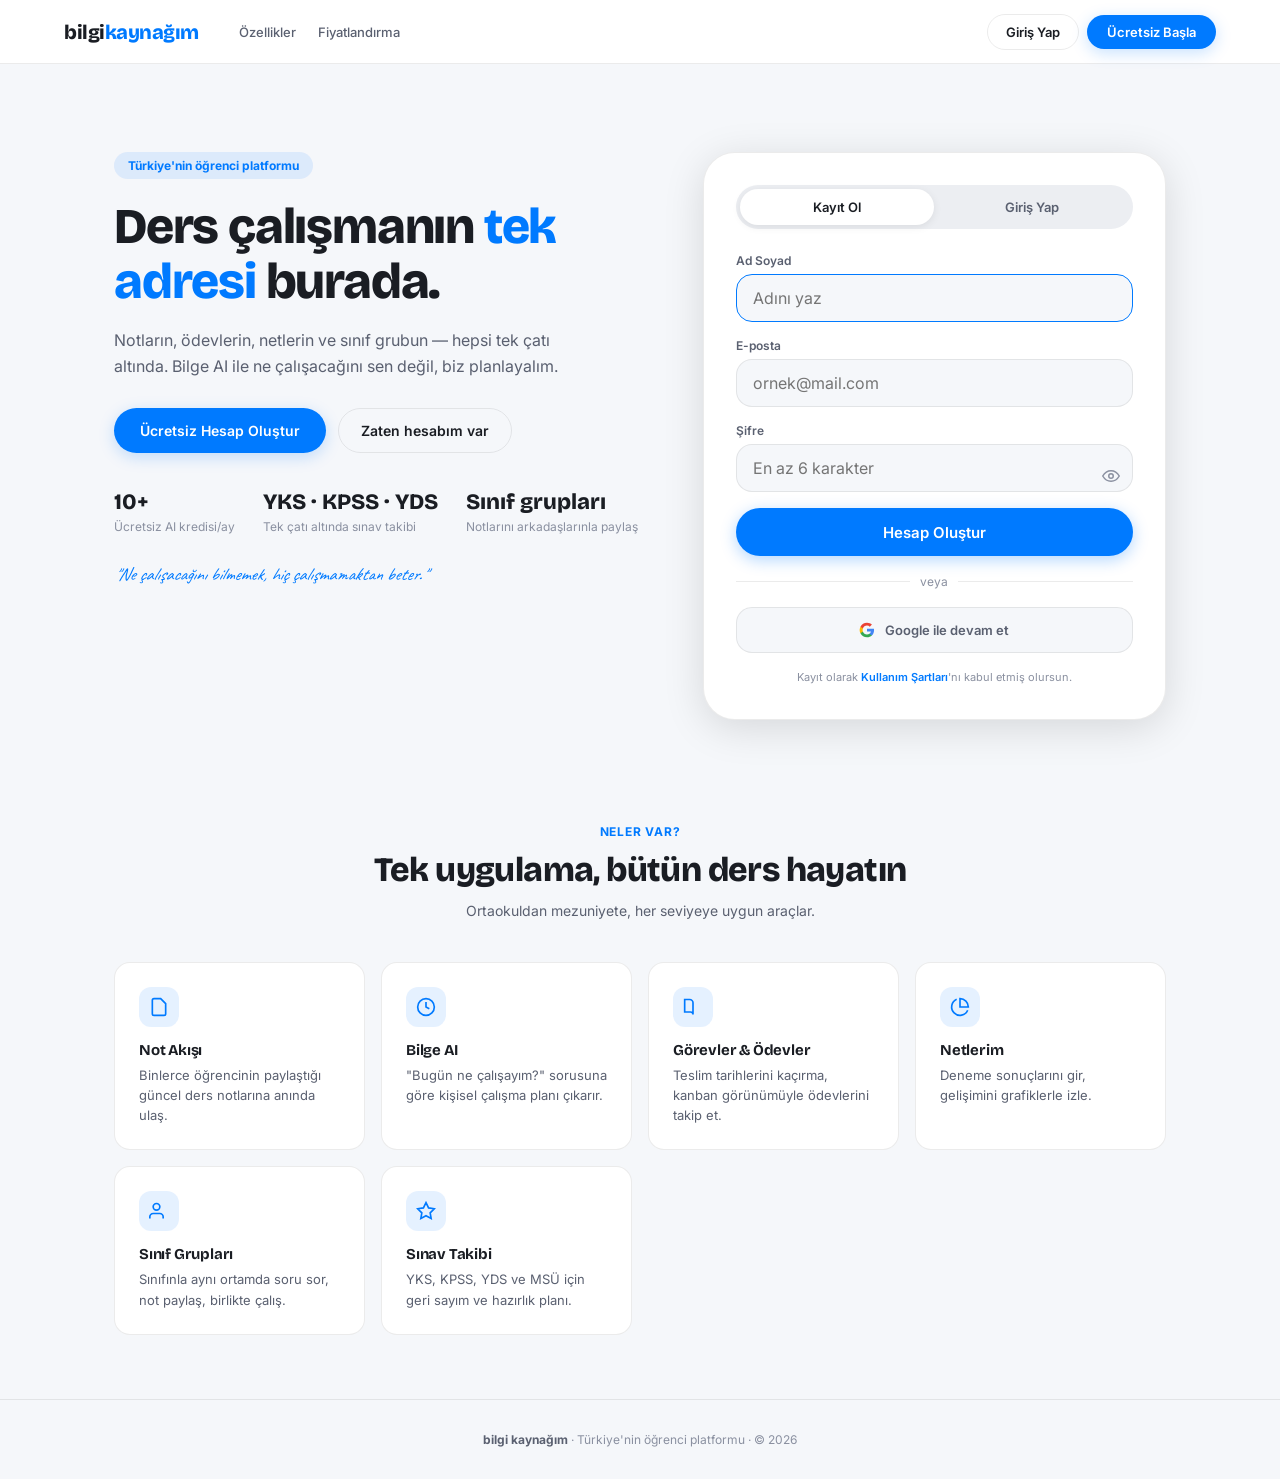
<file: index.html>
<!DOCTYPE html>
<html lang="tr">
<head>
<meta charset="UTF-8">
<script src="js/gh-pages.js"></script>
<meta name="viewport" content="width=device-width,initial-scale=1.0,viewport-fit=cover">
<meta name="theme-color" content="#F5F7FA" media="(prefers-color-scheme:light)">
<meta name="theme-color" content="#0F1117" media="(prefers-color-scheme:dark)">
<title>bilgi kaynağım — Türkiye'nin Öğrenci Platformu</title>
<meta name="description" content="Notlar, ödevler, Bilge AI ve sınıf grupların — hepsi tek yerde. bilgi kaynağım'a ücretsiz katıl.">
<link rel="icon" href="data:image/svg+xml,<svg xmlns='http://www.w3.org/2000/svg' viewBox='0 0 100 100'><rect width='100' height='100' rx='22' fill='%23007AFF'/><text x='50' y='68' text-anchor='middle' font-size='58' font-weight='800' font-family='sans-serif' fill='white'>b</text></svg>">
<link rel="preconnect" href="https://fonts.googleapis.com"><link rel="preconnect" href="https://fonts.gstatic.com" crossorigin>
<link href="https://fonts.googleapis.com/css2?family=Bricolage+Grotesque:wght@400;600;700;800&family=Inter:wght@400;500;600&family=Caveat:wght@600;700&display=swap" rel="stylesheet">
<link rel="stylesheet" href="css/app.css">
<style>
/* ═══════════════════════════════════════
   index.html — Giriş / Kayıt + Tanıtım
   app.css içindeki değişkenleri (--acc, --fh, --r, vb.)
   ve .tier-card / .ob-input / .ob-btn / .filter-btn
   sınıflarını doğrudan kullanır, marka bütünlüğü içindir.
   ═══════════════════════════════════════ */
*{box-sizing:border-box}
body{margin:0}
.lp-nav{position:sticky;top:0;z-index:50;display:flex;align-items:center;gap:24px;padding:16px clamp(16px,5vw,64px);background:var(--white);border-bottom:1px solid var(--border);backdrop-filter:blur(12px);-webkit-backdrop-filter:blur(12px)}
.lp-nav-links{display:flex;gap:22px;margin-left:8px}
.lp-nav-links a{font-size:13px;font-weight:500;color:var(--txt2);transition:color .25s var(--ease)}
.lp-nav-links a:hover{color:var(--txt)}
.lp-nav-right{margin-left:auto;display:flex;align-items:center;gap:8px}
.lp-btn-ghost{padding:9px 18px;border-radius:50px;font-size:13px;font-weight:600;color:var(--txt);background:none;border:1.5px solid var(--border);cursor:pointer;transition:border-color .25s var(--ease)}
.lp-btn-ghost:hover{border-color:var(--acc)}
.lp-btn-solid{padding:9px 20px;border-radius:50px;font-size:13px;font-weight:600;color:#fff;background:var(--acc);border:none;cursor:pointer;box-shadow:0 4px 16px rgba(0,122,255,.22);transition:background .3s var(--ease),transform .3s var(--ease),box-shadow .3s var(--ease)}
.lp-btn-solid:hover{background:var(--acc2);transform:translateY(-1px);box-shadow:0 6px 20px rgba(0,122,255,.28)}
.lp-hero{max-width:1180px;margin:0 auto;padding:clamp(32px,7vw,88px) clamp(16px,5vw,64px) 40px;display:grid;grid-template-columns:1.15fr 1fr;gap:clamp(28px,5vw,56px);align-items:start;animation:lpRise .6s var(--ease)}
.lp-eyebrow{display:inline-flex;align-items:center;gap:6px;padding:6px 14px;border-radius:50px;background:var(--acc-l);color:var(--acc);font-size:12px;font-weight:700;margin-bottom:20px}
.lp-h1{font-family:var(--fh);font-size:clamp(28px,4.6vw,50px);font-weight:800;letter-spacing:-1.2px;line-height:1.1;margin-bottom:18px}
.lp-h1 em{font-style:normal;color:var(--acc)}
.lp-sub{font-size:16px;color:var(--txt2);line-height:1.65;max-width:480px;margin-bottom:28px}
.lp-cta-row{display:flex;gap:12px;flex-wrap:wrap;margin-bottom:36px}
.lp-cta-row .lp-btn-solid{padding:13px 26px;font-size:14px}
.lp-cta-row .lp-btn-ghost{padding:13px 22px;font-size:14px}
.lp-stat-row{display:flex;gap:28px;flex-wrap:wrap;row-gap:16px}
.lp-stat b{display:block;font-family:var(--fh);font-size:22px;font-weight:800;color:var(--txt)}
.lp-stat span{font-size:12px;color:var(--txt3)}
.lp-quote{font-family:var(--fc);font-size:18px;color:var(--acc);margin-top:28px;font-style:italic}
@keyframes lpRise{from{opacity:0;transform:translateY(10px)}to{opacity:1;transform:translateY(0)}}

/* AUTH CARD */
.auth-card{background:var(--white);border:1px solid var(--border);border-radius:var(--r3);box-shadow:var(--sh-md);padding:32px;position:sticky;top:96px}
.auth-tabs{display:flex;background:var(--bg2);border-radius:50px;padding:4px;margin-bottom:24px}
.auth-tab{flex:1;text-align:center;padding:10px 0;border-radius:50px;font-size:13px;font-weight:600;color:var(--txt2);cursor:pointer;transition:all .3s var(--ease)}
.auth-tab.active{background:var(--white);color:var(--txt);box-shadow:0 2px 8px rgba(0,0,0,.08)}
.auth-form{display:none}
.auth-form.active{display:block;animation:lpFade .4s var(--ease)}
@keyframes lpFade{from{opacity:0;transform:translateY(4px)}to{opacity:1;transform:translateY(0)}}
.auth-lbl{font-size:12px;font-weight:600;color:var(--txt2);margin-bottom:6px;display:block}
.auth-err{font-size:12px;color:var(--danger);margin:-10px 0 14px;display:none}
.auth-err.vis{display:block;animation:lpFade .3s var(--ease)}
.auth-or{display:flex;align-items:center;gap:10px;margin:18px 0;color:var(--txt3);font-size:12px}
.auth-or::before,.auth-or::after{content:'';flex:1;height:1px;background:var(--border)}
.auth-google{width:100%;height:46px;border-radius:var(--r);border:1.5px solid var(--border);background:var(--bg);display:flex;align-items:center;justify-content:center;gap:10px;font-size:13px;font-weight:600;color:var(--txt2);cursor:pointer;transition:border-color .25s var(--ease)}
.auth-google:hover{border-color:var(--acc)}
.auth-fine{font-size:11px;color:var(--txt3);text-align:center;margin-top:16px;line-height:1.6}
.auth-fine a{color:var(--acc);font-weight:600}

/* Şifre göster/gizle */
.auth-pass-wrap{position:relative}
.auth-pass-wrap .ob-input{padding-right:44px}
.auth-eye{position:absolute;right:6px;top:50%;transform:translateY(-50%);width:32px;height:32px;border:none;background:none;color:var(--txt3);display:flex;align-items:center;justify-content:center;cursor:pointer;border-radius:8px;transition:color .25s var(--ease),background .25s var(--ease)}
.auth-eye:hover{color:var(--txt2);background:var(--bg2)}
.auth-eye svg{width:18px;height:18px}

/* Şifre gücü göstergesi */
.auth-strength{display:none;align-items:center;gap:8px;margin:8px 0 4px}
.auth-strength.vis{display:flex}
.auth-strength-bar{flex:1;height:4px;border-radius:2px;background:var(--bg2);overflow:hidden}
.auth-strength-bar span{display:block;height:100%;width:0%;border-radius:2px;transition:width .3s var(--ease),background .3s var(--ease)}
.auth-strength-lbl{font-size:11px;font-weight:600;color:var(--txt3);white-space:nowrap}

/* Şifremi unuttum */
.auth-lbl-row{display:flex;align-items:center;justify-content:space-between}
.auth-lbl-row .auth-lbl{margin-bottom:6px}
.auth-forgot{font-size:11.5px;font-weight:600;color:var(--acc);margin-bottom:6px;transition:opacity .25s var(--ease)}
.auth-forgot:hover{opacity:.7}

/* Buton loading/disable durumu */
.auth-submit{position:relative;display:flex;align-items:center;justify-content:center;gap:8px}
.auth-submit:disabled{opacity:.75;cursor:default}
.auth-spinner{display:none;width:15px;height:15px;border-radius:50%;border:2px solid rgba(255,255,255,.4);border-top-color:#fff;animation:authSpin .7s linear infinite}
.auth-submit.loading .auth-btn-txt{opacity:.85}
.auth-submit.loading .auth-spinner{display:inline-block}
@keyframes authSpin{to{transform:rotate(360deg)}}

/* FEATURES */
.lp-section{max-width:1180px;margin:0 auto;padding:64px clamp(20px,5vw,64px)}
.lp-section-hdr{text-align:center;max-width:560px;margin:0 auto 40px}
.lp-section-eyebrow{font-size:12px;font-weight:700;color:var(--acc);text-transform:uppercase;letter-spacing:.8px;margin-bottom:10px}
.lp-h2{font-family:var(--fh);font-size:clamp(24px,3.4vw,34px);font-weight:800;letter-spacing:-.6px;margin-bottom:10px}
.lp-section-sub{font-size:14px;color:var(--txt2);line-height:1.6}
.lp-feat-grid{display:grid;grid-template-columns:repeat(auto-fit,minmax(240px,1fr));gap:16px}
.lp-feat-card{background:var(--white);border:1px solid var(--border);border-radius:var(--r);padding:24px;transition:transform .35s var(--ease),box-shadow .35s var(--ease),border-color .35s var(--ease)}
.lp-feat-card:hover{transform:translateY(-2px);box-shadow:var(--sh);border-color:transparent}
.lp-feat-ic{width:40px;height:40px;border-radius:12px;background:var(--acc-l);display:flex;align-items:center;justify-content:center;margin-bottom:14px}
.lp-feat-ic svg{width:20px;height:20px;color:var(--acc)}
.lp-feat-card h3{font-family:var(--fh);font-size:15px;font-weight:700;margin-bottom:6px;letter-spacing:-.2px}
.lp-feat-card p{font-size:13px;color:var(--txt2);line-height:1.55}

/* PRICING — mevcut .tiers-grid/.tier-card sınıfları kullanılıyor */
.tier-card{cursor:default;transition:transform .35s var(--ease),box-shadow .35s var(--ease)}
.tier-badge{position:absolute;top:-11px;left:50%;transform:translateX(-50%);background:var(--warning);color:#fff;font-size:10px;font-weight:700;padding:4px 12px;border-radius:50px;white-space:nowrap}
.tier-ic{width:34px;height:34px;border-radius:10px;background:var(--acc-l);display:flex;align-items:center;justify-content:center;margin:0 auto 8px}
.tier-ic svg{width:17px;height:17px;color:var(--acc)}

footer.lp-footer{border-top:1px solid var(--border);padding:32px clamp(16px,5vw,64px);text-align:center;color:var(--txt3);font-size:12px}
footer.lp-footer b{color:var(--txt2)}

@media(max-width:900px){.lp-hero{grid-template-columns:1fr}.auth-card{position:static;top:auto}}
@media(max-width:640px){
  .lp-nav-links{display:none}
  .lp-nav{gap:12px;padding:14px 16px}
  .lp-btn-ghost,.lp-btn-solid{padding:8px 14px;font-size:12.5px}
  .lp-hero{padding-top:24px}
  .lp-cta-row{gap:10px}
  .lp-cta-row .lp-btn-solid,.lp-cta-row .lp-btn-ghost{flex:1;text-align:center;padding:13px 16px}
  .lp-stat-row{gap:20px}
  .auth-card{padding:22px}
  .lp-section{padding:44px 16px}
}
@media(max-width:380px){
  .lp-cta-row{flex-direction:column}
  .lp-cta-row .lp-btn-solid,.lp-cta-row .lp-btn-ghost{width:100%}
}
</style>
</head>
<body>

<nav class="lp-nav">
  <a class="nav-logo" href="index.html">bilgi<span>kaynağım</span></a>
  <div class="lp-nav-links">
    <a href="#ozellikler">Özellikler</a>
    <a href="#fiyatlandirma">Fiyatlandırma</a>
  </div>
  <div class="lp-nav-right">
    <button class="lp-btn-ghost" id="navLoginBtn">Giriş Yap</button>
    <button class="lp-btn-solid" id="navSignupBtn">Ücretsiz Başla</button>
  </div>
</nav>

<section class="lp-hero">
  <div>
    <span class="lp-eyebrow">Türkiye'nin öğrenci platformu</span>
    <h1 class="lp-h1">Ders çalışmanın <em>tek adresi</em> burada.</h1>
    <p class="lp-sub">Notların, ödevlerin, netlerin ve sınıf grubun — hepsi tek çatı altında. Bilge AI ile ne çalışacağını sen değil, biz planlayalım.</p>
    <div class="lp-cta-row">
      <button class="lp-btn-solid" id="heroSignupBtn">Ücretsiz Hesap Oluştur</button>
      <button class="lp-btn-ghost" id="heroLoginBtn">Zaten hesabım var</button>
    </div>
    <div class="lp-stat-row">
      <div class="lp-stat"><b>10+</b><span>Ücretsiz AI kredisi/ay</span></div>
      <div class="lp-stat"><b>YKS · KPSS · YDS</b><span>Tek çatı altında sınav takibi</span></div>
      <div class="lp-stat"><b>Sınıf grupları</b><span>Notlarını arkadaşlarınla paylaş</span></div>
    </div>
    <p class="lp-quote">"Ne çalışacağını bilmemek, hiç çalışmamaktan beter."</p>
  </div>

  <div class="auth-card" id="authCard">
    <div class="auth-tabs">
      <div class="auth-tab active" data-tab="signup">Kayıt Ol</div>
      <div class="auth-tab" data-tab="login">Giriş Yap</div>
    </div>

    <!-- KAYIT OL -->
    <form class="auth-form active" id="signupForm" novalidate>
      <label class="auth-lbl" for="suName">Ad Soyad</label>
      <input class="ob-input" id="suName" type="text" placeholder="Adını yaz" maxlength="40" autocomplete="name">
      <label class="auth-lbl" for="suEmail">E-posta</label>
      <input class="ob-input" id="suEmail" type="email" placeholder="ornek@mail.com" autocomplete="email">
      <label class="auth-lbl" for="suPass">Şifre</label>
      <div class="auth-pass-wrap">
        <input class="ob-input" id="suPass" type="password" placeholder="En az 6 karakter" autocomplete="new-password">
        <button type="button" class="auth-eye" data-target="suPass" aria-label="Şifreyi göster">
          <svg class="eye-open" viewBox="0 0 24 24" fill="none" stroke="currentColor" stroke-width="2"><path d="M1 12s4-7 11-7 11 7 11 7-4 7-11 7-11-7-11-7z"/><circle cx="12" cy="12" r="3"/></svg>
          <svg class="eye-closed" viewBox="0 0 24 24" fill="none" stroke="currentColor" stroke-width="2" style="display:none"><path d="M17.94 17.94A10.94 10.94 0 0 1 12 20c-7 0-11-8-11-8a18.7 18.7 0 0 1 5.06-5.94M9.9 4.24A9.12 9.12 0 0 1 12 4c7 0 11 8 11 8a18.5 18.5 0 0 1-2.16 3.19m-6.72-1.07a3 3 0 1 1-4.24-4.24"/><line x1="1" y1="1" x2="23" y2="23"/></svg>
        </button>
      </div>
      <div class="auth-strength" id="suStrength"><div class="auth-strength-bar"><span id="suStrengthFill"></span></div><span class="auth-strength-lbl" id="suStrengthLbl"></span></div>
      <div class="auth-err" id="suErr"></div>
      <button type="submit" class="ob-btn ob-btn-p auth-submit" id="suSubmitBtn" style="width:100%">
        <span class="auth-btn-txt">Hesap Oluştur</span>
        <span class="auth-spinner"></span>
      </button>
      <div class="auth-or">veya</div>
      <button type="button" class="auth-google" id="suGoogleBtn">
        <svg width="16" height="16" viewBox="0 0 24 24"><path fill="#4285F4" d="M22.56 12.25c0-.78-.07-1.53-.2-2.25H12v4.26h5.92a5.06 5.06 0 0 1-2.2 3.32v2.77h3.57c2.08-1.92 3.28-4.74 3.28-8.1z"/><path fill="#34A853" d="M12 23c2.97 0 5.46-.98 7.28-2.66l-3.57-2.77c-.99.66-2.25 1.06-3.71 1.06-2.86 0-5.29-1.93-6.16-4.53H2.18v2.85A11 11 0 0 0 12 23z"/><path fill="#FBBC05" d="M5.84 14.1a6.6 6.6 0 0 1 0-4.2V7.05H2.18a11 11 0 0 0 0 9.9z"/><path fill="#EA4335" d="M12 5.38c1.62 0 3.06.56 4.21 1.64l3.15-3.15C17.45 2.09 14.97 1 12 1a11 11 0 0 0-9.82 6.05l3.66 2.85C6.71 7.31 9.14 5.38 12 5.38z"/></svg>
        Google ile devam et
      </button>
      <p class="auth-fine">Kayıt olarak <a href="#">Kullanım Şartları</a>'nı kabul etmiş olursun.</p>
    </form>

    <!-- GİRİŞ YAP -->
    <form class="auth-form" id="loginForm" novalidate>
      <label class="auth-lbl" for="liEmail">E-posta</label>
      <input class="ob-input" id="liEmail" type="email" placeholder="ornek@mail.com" autocomplete="email">
      <div class="auth-lbl-row">
        <label class="auth-lbl" for="liPass">Şifre</label>
        <a href="#" class="auth-forgot" id="forgotBtn">Şifremi unuttum</a>
      </div>
      <div class="auth-pass-wrap">
        <input class="ob-input" id="liPass" type="password" placeholder="Şifren" autocomplete="current-password">
        <button type="button" class="auth-eye" data-target="liPass" aria-label="Şifreyi göster">
          <svg class="eye-open" viewBox="0 0 24 24" fill="none" stroke="currentColor" stroke-width="2"><path d="M1 12s4-7 11-7 11 7 11 7-4 7-11 7-11-7-11-7z"/><circle cx="12" cy="12" r="3"/></svg>
          <svg class="eye-closed" viewBox="0 0 24 24" fill="none" stroke="currentColor" stroke-width="2" style="display:none"><path d="M17.94 17.94A10.94 10.94 0 0 1 12 20c-7 0-11-8-11-8a18.7 18.7 0 0 1 5.06-5.94M9.9 4.24A9.12 9.12 0 0 1 12 4c7 0 11 8 11 8a18.5 18.5 0 0 1-2.16 3.19m-6.72-1.07a3 3 0 1 1-4.24-4.24"/><line x1="1" y1="1" x2="23" y2="23"/></svg>
        </button>
      </div>
      <div class="auth-err" id="liErr"></div>
      <button type="submit" class="ob-btn ob-btn-p auth-submit" id="liSubmitBtn" style="width:100%">
        <span class="auth-btn-txt">Giriş Yap</span>
        <span class="auth-spinner"></span>
      </button>
      <div class="auth-or">veya</div>
      <button type="button" class="auth-google" id="liGoogleBtn">
        <svg width="16" height="16" viewBox="0 0 24 24"><path fill="#4285F4" d="M22.56 12.25c0-.78-.07-1.53-.2-2.25H12v4.26h5.92a5.06 5.06 0 0 1-2.2 3.32v2.77h3.57c2.08-1.92 3.28-4.74 3.28-8.1z"/><path fill="#34A853" d="M12 23c2.97 0 5.46-.98 7.28-2.66l-3.57-2.77c-.99.66-2.25 1.06-3.71 1.06-2.86 0-5.29-1.93-6.16-4.53H2.18v2.85A11 11 0 0 0 12 23z"/><path fill="#FBBC05" d="M5.84 14.1a6.6 6.6 0 0 1 0-4.2V7.05H2.18a11 11 0 0 0 0 9.9z"/><path fill="#EA4335" d="M12 5.38c1.62 0 3.06.56 4.21 1.64l3.15-3.15C17.45 2.09 14.97 1 12 1a11 11 0 0 0-9.82 6.05l3.66 2.85C6.71 7.31 9.14 5.38 12 5.38z"/></svg>
        Google ile devam et
      </button>
    </form>
  </div>
</section>

<section class="lp-section" id="ozellikler">
  <div class="lp-section-hdr">
    <div class="lp-section-eyebrow">Neler var?</div>
    <h2 class="lp-h2">Tek uygulama, bütün ders hayatın</h2>
    <p class="lp-section-sub">Ortaokuldan mezuniyete, her seviyeye uygun araçlar.</p>
  </div>
  <div class="lp-feat-grid">
    <div class="lp-feat-card"><div class="lp-feat-ic"><svg viewBox="0 0 24 24" fill="none" stroke="currentColor" stroke-width="2"><path d="M14 2H6a2 2 0 0 0-2 2v16a2 2 0 0 0 2 2h12a2 2 0 0 0 2-2V8z"/></svg></div><h3>Not Akışı</h3><p>Binlerce öğrencinin paylaştığı güncel ders notlarına anında ulaş.</p></div>
    <div class="lp-feat-card"><div class="lp-feat-ic"><svg viewBox="0 0 24 24" fill="none" stroke="currentColor" stroke-width="2"><circle cx="12" cy="12" r="10"/><polyline points="12 6 12 12 16 14"/></svg></div><h3>Bilge AI</h3><p>"Bugün ne çalışayım?" sorusuna göre kişisel çalışma planı çıkarır.</p></div>
    <div class="lp-feat-card"><div class="lp-feat-ic"><svg viewBox="0 0 24 24" fill="none" stroke="currentColor" stroke-width="2"><path d="M2 3h6a4 4 0 0 1 4 4v14a3 3 0 0 0-3-3H2z"/></svg></div><h3>Görevler &amp; Ödevler</h3><p>Teslim tarihlerini kaçırma, kanban görünümüyle ödevlerini takip et.</p></div>
    <div class="lp-feat-card"><div class="lp-feat-ic"><svg viewBox="0 0 24 24" fill="none" stroke="currentColor" stroke-width="2"><path d="M21.21 15.89A10 10 0 1 1 8 2.83"/><path d="M22 12A10 10 0 0 0 12 2v10z"/></svg></div><h3>Netlerim</h3><p>Deneme sonuçlarını gir, gelişimini grafiklerle izle.</p></div>
    <div class="lp-feat-card"><div class="lp-feat-ic"><svg viewBox="0 0 24 24" fill="none" stroke="currentColor" stroke-width="2"><path d="M17 21v-2a4 4 0 0 0-4-4H5a4 4 0 0 0-4 4v2"/><circle cx="9" cy="7" r="4"/></svg></div><h3>Sınıf Grupları</h3><p>Sınıfınla aynı ortamda soru sor, not paylaş, birlikte çalış.</p></div>
    <div class="lp-feat-card"><div class="lp-feat-ic"><svg viewBox="0 0 24 24" fill="none" stroke="currentColor" stroke-width="2"><polygon points="12 2 15.09 8.26 22 9.27 17 14.14 18.18 21.02 12 17.77 5.82 21.02 7 14.14 2 9.27 8.91 8.26 12 2"/></svg></div><h3>Sınav Takibi</h3><p>YKS, KPSS, YDS ve MSÜ için geri sayım ve hazırlık planı.</p></div>
  </div>
</section>

<footer class="lp-footer">
  <b>bilgi kaynağım</b> · Türkiye'nin öğrenci platformu · © 2026
</footer>

<div class="toast-c" id="toastC"></div>

<script>
(function(){
  var $ = function(s){ return document.querySelector(s); };

  /* Zaten giriş yapmışsa üstteki CTA'ları uygulamaya yönlendir */
  var auth = null;
  try { auth = JSON.parse(localStorage.getItem('bk_auth')); } catch(e){}
  if (auth && auth.email) {
    ['navLoginBtn','navSignupBtn','heroSignupBtn','heroLoginBtn'].forEach(function(id){
      var b = document.getElementById(id);
      if (b) { b.textContent = 'Uygulamaya Git →'; b.onclick = function(){ window.location.href = 'app.html'; }; }
    });
  }

  /* Sekme geçişi */
  function showTab(name){
    document.querySelectorAll('.auth-tab').forEach(function(t){ t.classList.toggle('active', t.dataset.tab === name); });
    document.querySelectorAll('.auth-form').forEach(function(f){ f.classList.remove('active'); });
    var form = $('#' + (name === 'login' ? 'loginForm' : 'signupForm'));
    form.classList.add('active');
    var firstInput = form.querySelector('input');
    if (firstInput) setTimeout(function(){ firstInput.focus(); }, 50);
  }
  document.querySelectorAll('.auth-tab').forEach(function(t){
    t.addEventListener('click', function(){ showTab(t.dataset.tab); });
  });
  /* Sayfa açılınca ilk alana odaklan */
  if (!(auth && auth.email)) {
    var firstField = $('#suName');
    if (firstField) setTimeout(function(){ firstField.focus(); }, 300);
  }
  if (!(auth && auth.email)) {
    ['navLoginBtn','heroLoginBtn'].forEach(function(id){ var b=document.getElementById(id); if(b) b.onclick=function(){ showTab('login'); $('#authCard').scrollIntoView({behavior:'smooth',block:'center'}); }; });
    ['navSignupBtn','heroSignupBtn'].forEach(function(id){ var b=document.getElementById(id); if(b) b.onclick=function(){ showTab('signup'); $('#authCard').scrollIntoView({behavior:'smooth',block:'center'}); }; });
  }
  document.querySelectorAll('[data-plan-cta]').forEach(function(b){
    b.addEventListener('click', function(){
      if (auth && auth.email) { window.location.href = 'app.html'; return; }
      showTab('signup'); $('#authCard').scrollIntoView({behavior:'smooth',block:'center'});
    });
  });

  /* ─────────────────────────────────────────
     GEÇİCİ hesap sistemi — sadece frontend demo.
     Şifreler burada düz metin olarak localStorage'da
     tutuluyor. Gerçek alt yapı (Firebase Auth vb.)
     bağlandığında BU BLOK TAMAMEN KALDIRILMALI.
     ───────────────────────────────────────── */
  function getUsers(){ try { return JSON.parse(localStorage.getItem('bk_users')) || []; } catch(e){ return []; } }
  function setUsers(list){ localStorage.setItem('bk_users', JSON.stringify(list)); }
  function showErr(id, msg){ var el = $(id); el.textContent = msg; el.classList.add('vis'); }
  function clearErr(id){ var el = $(id); el.textContent = ''; el.classList.remove('vis'); }
  function setLoading(btnId, on){
    var b = $('#' + btnId);
    if (!b) return;
    b.disabled = on;
    b.classList.toggle('loading', on);
  }

  /* Şifre göster / gizle */
  document.querySelectorAll('.auth-eye').forEach(function(btn){
    btn.addEventListener('click', function(){
      var inp = document.getElementById(btn.dataset.target);
      var isPass = inp.type === 'password';
      inp.type = isPass ? 'text' : 'password';
      btn.querySelector('.eye-open').style.display = isPass ? 'none' : '';
      btn.querySelector('.eye-closed').style.display = isPass ? '' : 'none';
      btn.setAttribute('aria-label', isPass ? 'Şifreyi gizle' : 'Şifreyi göster');
    });
  });

  /* Şifre gücü göstergesi (sadece kayıt formunda) */
  var suPass = $('#suPass'), suStrength = $('#suStrength'), suFill = $('#suStrengthFill'), suLbl = $('#suStrengthLbl');
  suPass.addEventListener('input', function(){
    var v = suPass.value;
    if (!v) { suStrength.classList.remove('vis'); return; }
    suStrength.classList.add('vis');
    var score = 0;
    if (v.length >= 6) score++;
    if (v.length >= 10) score++;
    if (/[A-Z]/.test(v) && /[a-z]/.test(v)) score++;
    if (/[0-9]/.test(v)) score++;
    if (/[^A-Za-z0-9]/.test(v)) score++;
    var pct = [15,35,55,75,100][Math.min(score,4)];
    var conf = [
      { c: 'var(--danger)', l: 'Zayıf' },
      { c: 'var(--danger)', l: 'Zayıf' },
      { c: 'var(--warning)', l: 'Orta' },
      { c: '#34C759', l: 'İyi' },
      { c: '#34C759', l: 'Güçlü' }
    ][Math.min(score,4)];
    suFill.style.width = pct + '%';
    suFill.style.background = conf.c;
    suLbl.textContent = conf.l;
    suLbl.style.color = conf.c;
  });

  /* Şifremi unuttum (arayüz — alt yapı bağlanınca aktif olacak) */
  $('#forgotBtn').addEventListener('click', function(e){
    e.preventDefault();
    showToast('Şifre sıfırlama yakında aktif olacak.');
  });
  function showToast(msg){
    var c = $('#toastC');
    if (!c) { alert(msg); return; }
    var t = document.createElement('div');
    t.className = 'toast';
    t.textContent = msg;
    c.appendChild(t);
    setTimeout(function(){ t.remove(); }, 3000);
  }

  $('#signupForm').addEventListener('submit', function(e){
    e.preventDefault();
    clearErr('#suErr');
    var name = $('#suName').value.trim();
    var email = $('#suEmail').value.trim().toLowerCase();
    var pass = $('#suPass').value;
    if (name.length < 2) return showErr('#suErr', 'Adını yazmayı unuttun.');
    if (!/^\S+@\S+\.\S+$/.test(email)) return showErr('#suErr', 'Geçerli bir e-posta gir.');
    if (pass.length < 6) return showErr('#suErr', 'Şifre en az 6 karakter olmalı.');
    var users = getUsers();
    if (users.some(function(u){ return u.email === email; })) return showErr('#suErr', 'Bu e-posta zaten kayıtlı, giriş yapmayı dene.');
    setLoading('suSubmitBtn', true);
    users.push({ name: name, email: email, pass: pass });
    setUsers(users);
    localStorage.setItem('bk_auth', JSON.stringify({ name: name, email: email }));
    /* Yeni kayıt — bu tarayıcıda daha önce başka bir hesap
       onboarding'i tamamlamış olabilir. Yeni hesap için
       onboarding ekranının mutlaka çıkması için bayrağı sıfırla. */
    localStorage.removeItem('bk_onboarded');
    setTimeout(function(){ window.location.href = 'app.html'; }, 350);
  });

  $('#loginForm').addEventListener('submit', function(e){
    e.preventDefault();
    clearErr('#liErr');
    var email = $('#liEmail').value.trim().toLowerCase();
    var pass = $('#liPass').value;
    var users = getUsers();
    var match = users.find(function(u){ return u.email === email && u.pass === pass; });
    if (!match) return showErr('#liErr', 'E-posta veya şifre hatalı.');
    setLoading('liSubmitBtn', true);
    localStorage.setItem('bk_auth', JSON.stringify({ name: match.name, email: match.email }));
    setTimeout(function(){ window.location.href = 'app.html'; }, 350);
  });

  ['suGoogleBtn','liGoogleBtn'].forEach(function(id){
    $('#' + id).addEventListener('click', function(){
      alert('Google ile giriş yakında aktif olacak.');
    });
  });
})();
</script>
</body>
</html>
</file>
<file: css/app.css>
/* bilgi kaynağım — App CSS v2 (layout-safe, smooth animations) */
*,*::before,*::after{box-sizing:border-box;margin:0;padding:0}
:root{--bg:#F5F7FA;--bg2:#ECEEF2;--txt:#1A1D23;--txt2:#5A6070;--txt3:#8A90A0;--acc:#007AFF;--acc2:#0055D4;--acc-l:rgba(0,122,255,.10);--white:#fff;--border:rgba(0,0,0,.08);--sh:0 4px 24px rgba(0,0,0,.07);--sh-md:0 8px 40px rgba(0,0,0,.13);--r:16px;--r2:20px;--r3:32px;--fh:'Bricolage Grotesque',sans-serif;--fb:'Inter',sans-serif;--fc:'Caveat',cursive;--ease:cubic-bezier(.22,1,.36,1);--ease2:cubic-bezier(.16,1,.3,1);--nav-h:64px;--danger:#FF3B30;--success:#34C759;--warning:#FF9F0A}
body.dark{--bg:#0F1117;--bg2:#1A1D26;--txt:#E8EAF0;--txt2:#8A90A0;--txt3:#6B7280;--acc:#3D9EFF;--acc2:#1A7FE0;--acc-l:rgba(61,158,255,.12);--white:#1C1F2E;--border:rgba(255,255,255,.08);--sh:0 4px 24px rgba(0,0,0,.28);--sh-md:0 8px 40px rgba(0,0,0,.38);color-scheme:dark}
html{-webkit-tap-highlight-color:transparent;-webkit-text-size-adjust:100%;overscroll-behavior-y:none;scroll-behavior:smooth}
body{font-family:var(--fb);background:var(--bg);color:var(--txt);overflow-x:hidden;-webkit-font-smoothing:antialiased;transition:background .4s,color .4s;min-height:100vh;min-height:100dvh}
a{color:inherit;text-decoration:none}button{font:inherit;cursor:pointer;border:none;background:none;color:inherit}input,textarea,select{font:inherit;color:inherit;background:none;border:none;outline:none}
::-webkit-scrollbar{width:6px}::-webkit-scrollbar-track{background:transparent}::-webkit-scrollbar-thumb{background:var(--txt3);border-radius:3px}
@keyframes fadeUp{from{opacity:0;transform:translateY(12px)}to{opacity:1;transform:translateY(0)}}
@keyframes fadeIn{from{opacity:0}to{opacity:1}}

/* ═══ ONBOARDING ═══ */
.onboarding{position:fixed;inset:0;z-index:9999;background:var(--bg);display:flex;align-items:center;justify-content:center;padding:20px;transition:opacity .4s var(--ease)}.onboarding.hidden{opacity:0;pointer-events:none}
.ob-card{background:var(--white);border-radius:var(--r3);width:100%;max-width:520px;max-height:90vh;overflow-y:auto;padding:40px 36px;box-shadow:var(--sh-md);position:relative;border:1px solid var(--border)}
.ob-prog{position:absolute;top:0;left:0;height:4px;background:var(--acc);transition:width .4s var(--ease);border-radius:0 2px 2px 0}
.ob-step{display:none;animation:fadeUp .35s var(--ease)}.ob-step.active{display:block}
.ob-emoji{font-size:48px;margin-bottom:16px;display:block}.ob-title{font-family:var(--fh);font-size:clamp(20px,4vw,26px);font-weight:800;margin-bottom:8px;letter-spacing:-.5px}.ob-sub{font-size:14px;color:var(--txt2);margin-bottom:24px;line-height:1.6}
.ob-hint{display:inline-flex;align-items:center;gap:6px;padding:8px 14px;border-radius:50px;background:var(--acc-l);color:var(--acc);font-size:13px;margin-bottom:20px}.ob-hint svg{width:16px;height:16px;flex-shrink:0}
.ob-input{width:100%;height:48px;padding:0 16px;border-radius:var(--r);background:var(--bg);border:1.5px solid var(--border);font-size:16px;transition:border-color .2s;margin-bottom:16px}.ob-input:focus{border-color:var(--acc)}
.ob-grid{display:grid;gap:10px;margin-bottom:20px}.ob-grid.cols-2{grid-template-columns:1fr 1fr}.ob-grid.cols-1{grid-template-columns:1fr}
.ob-opt{padding:14px 16px;border-radius:var(--r);border:1.5px solid var(--border);cursor:pointer;transition:all .2s var(--ease);text-align:center;display:flex;flex-direction:column;align-items:center;gap:6px}.ob-opt:hover{border-color:var(--acc);background:var(--acc-l)}.ob-opt.sel{border-color:var(--acc);background:var(--acc-l);box-shadow:0 0 0 3px rgba(0,122,255,.12)}
.ob-scroll-list{max-height:220px;overflow-y:auto;display:flex;flex-direction:column;gap:6px;margin-bottom:20px}
.ob-scroll-item{padding:12px 16px;border-radius:var(--r);border:1.5px solid var(--border);cursor:pointer;transition:all .15s;display:flex;align-items:center;gap:12px;font-size:14px;font-weight:500;flex-shrink:0}.ob-scroll-item:hover,.ob-scroll-item.sel{border-color:var(--acc);background:var(--acc-l)}
.ob-sum-row{display:flex;justify-content:space-between;padding:12px 16px;background:var(--bg);border-radius:var(--r);margin-bottom:8px}.ob-sum-row span{font-size:13px;color:var(--txt2)}.ob-sum-row b{font-size:14px}
.ob-actions{display:flex;gap:10px;margin-top:8px}
.ob-btn{flex:1;height:48px;border-radius:50px;font-size:15px;font-weight:600;display:flex;align-items:center;justify-content:center;transition:all .2s var(--ease)}
.ob-btn-p{background:var(--acc);color:#fff;box-shadow:0 4px 16px rgba(0,122,255,.3)}.ob-btn-p:hover{background:var(--acc2);transform:translateY(-1px)}.ob-btn-p:disabled{opacity:.5;cursor:not-allowed;transform:none}
.ob-btn-s{background:var(--bg2);color:var(--txt2)}.ob-btn-s:hover{background:var(--bg)}

/* ═══ NAV ═══ */
.app-shell{display:none}.app-shell.vis{display:block}
nav{position:sticky;top:0;z-index:900;height:var(--nav-h);display:flex;align-items:center;padding:0 clamp(16px,3vw,40px);background:var(--white);border-bottom:1px solid var(--border);transition:background .4s;gap:8px}
.nav-logo{font-family:var(--fh);font-size:20px;font-weight:800;cursor:pointer;letter-spacing:-.5px;flex-shrink:0;margin-right:8px}.nav-logo span{color:var(--acc)}
.nav-tabs{display:flex;align-items:center;gap:2px;flex:1;min-width:0;overflow-x:auto;scrollbar-width:none}.nav-tabs::-webkit-scrollbar{display:none}
.nav-tab{padding:8px 14px;border-radius:50px;font-size:13px;font-weight:500;color:var(--txt2);transition:all .15s;white-space:nowrap;display:flex;align-items:center;gap:5px;flex-shrink:0}.nav-tab:hover{color:var(--txt);background:var(--bg2)}.nav-tab.active{color:var(--acc);background:var(--acc-l)}
.nav-tab .chv{width:14px;height:14px;transition:transform .2s}.nav-tab.mega-open .chv{transform:rotate(180deg)}
.nav-tab-bilge{background:var(--acc);color:#fff!important;font-weight:600;box-shadow:0 2px 12px rgba(0,122,255,.3)}.nav-tab-bilge:hover{background:var(--acc2)}.nav-tab-bilge.active{background:var(--acc);box-shadow:0 4px 20px rgba(0,122,255,.4)}
.nav-right{display:flex;align-items:center;gap:6px;flex-shrink:0;margin-left:auto}
.nav-icon-btn{width:36px;height:36px;border-radius:50%;border:1.5px solid var(--border);background:var(--white);display:flex;align-items:center;justify-content:center;font-size:15px;transition:transform .15s var(--ease2),border-color .2s;color:var(--txt2);position:relative;overflow:hidden;flex-shrink:0}.nav-icon-btn:hover{transform:scale(1.08);border-color:var(--acc)}.nav-icon-btn:active{transform:scale(.93)}
.nav-icon-btn .notif-dot{position:absolute;top:5px;right:5px;width:7px;height:7px;border-radius:50%;background:var(--danger)}
.nav-profile{display:flex;align-items:center;gap:8px;padding:4px 10px 4px 4px;border-radius:50px;cursor:pointer;transition:background .15s;flex-shrink:0}.nav-profile:hover{background:var(--bg2)}
.nav-avatar{width:32px;height:32px;border-radius:50%;background:linear-gradient(135deg,var(--acc),#5856D6);display:flex;align-items:center;justify-content:center;font-family:var(--fh);font-weight:700;font-size:12px;color:#fff;flex-shrink:0}.nav-name{font-size:13px;font-weight:600;white-space:nowrap}
.nav-search{position:relative;width:180px;flex-shrink:0;margin-left:auto}.nav-search input{width:100%;height:36px;padding:0 12px 0 32px;border-radius:50px;background:var(--bg);border:1.5px solid var(--border);font-size:13px;transition:border-color .2s}.nav-search input:focus{border-color:var(--acc)}.nav-search input::placeholder{color:var(--txt3)}.nav-search-ic{position:absolute;left:10px;top:50%;transform:translateY(-50%);width:16px;height:16px;color:var(--txt3);pointer-events:none}
.nav-search-kbd{position:absolute;right:8px;top:50%;transform:translateY(-50%);font-size:10px;color:var(--txt3);background:var(--bg2);padding:2px 6px;border-radius:4px;pointer-events:none}

/* ═══ MEGA ═══ */
.mega-bd{position:fixed;inset:0;z-index:800;background:rgba(0,0,0,.15);opacity:0;pointer-events:none;transition:opacity .3s}.mega-bd.vis{opacity:1;pointer-events:auto}
.mega{position:fixed;top:var(--nav-h);left:0;right:0;z-index:850;background:var(--white);border-bottom:1px solid var(--border);box-shadow:var(--sh-md);max-height:0;overflow:hidden;opacity:0;transition:max-height .35s var(--ease),opacity .3s}.mega.open{max-height:400px;opacity:1}
.mega-in{max-width:1100px;margin:0 auto;padding:24px clamp(16px,4vw,40px);display:grid;grid-template-columns:repeat(auto-fit,minmax(200px,1fr));gap:24px}
.mega-grp h3{font-family:var(--fh);font-size:11px;font-weight:700;text-transform:uppercase;letter-spacing:.8px;color:var(--txt3);margin-bottom:12px;padding-bottom:8px;border-bottom:1px solid var(--border)}
.mega-link{display:flex;align-items:center;gap:10px;padding:9px 12px;border-radius:var(--r);cursor:pointer;transition:background .15s;font-size:14px;font-weight:500}.mega-link:hover{background:var(--bg2)}.mega-link svg{width:18px;height:18px;color:var(--txt2);flex-shrink:0}.mega-link-col{display:flex;flex-direction:column}.mega-link-col span:first-child{font-weight:500}.mega-link-col span:last-child{font-size:12px;color:var(--txt3);margin-top:1px}

/* ═══ CONTENT ═══ */
.content{max-width:1100px;margin:0 auto;padding:28px clamp(16px,3vw,40px);min-height:calc(100vh - var(--nav-h));min-height:calc(100dvh - var(--nav-h))}
.page-section{display:none}.page-section.active{display:block;animation:fadeUp .3s var(--ease)}

/* Dashboard */
.dash-welcome{background:linear-gradient(135deg,var(--acc),#5856D6);color:#fff;border-radius:var(--r2);padding:28px 32px;margin-bottom:24px;position:relative;overflow:hidden}.dash-welcome::after{content:'';position:absolute;right:-20px;top:-20px;width:160px;height:160px;background:rgba(255,255,255,.08);border-radius:50%}.dw-title{font-family:var(--fh);font-size:clamp(20px,3vw,26px);font-weight:800;margin-bottom:4px;letter-spacing:-.5px}.dw-sub{font-size:14px;opacity:.85;margin-bottom:14px}.dw-tags{display:flex;flex-wrap:wrap;gap:8px}.dw-tag{padding:5px 12px;border-radius:50px;background:rgba(255,255,255,.18);font-size:12px;font-weight:600}
.dw-motiv{font-family:var(--fc);font-size:18px;opacity:.85;margin-top:8px;font-style:italic}
.countdown-row{display:grid;grid-template-columns:repeat(auto-fit,minmax(200px,1fr));gap:16px;margin-bottom:24px}.cd-card{background:var(--white);border-radius:var(--r);padding:20px;border:1px solid var(--border);display:flex;align-items:center;gap:16px;transition:transform .2s var(--ease),box-shadow .2s}.cd-card:hover{box-shadow:var(--sh);transform:translateY(-2px)}.cd-days{font-family:var(--fh);font-size:32px;font-weight:800;color:var(--acc)}.cd-unit{font-size:11px;font-weight:600;color:var(--txt3);text-transform:uppercase}.cd-label{font-size:14px;font-weight:600}.cd-date{font-size:12px;color:var(--txt3)}

/* Stats */
.stats-row{display:grid;grid-template-columns:repeat(4,1fr);gap:16px;margin-bottom:28px}.stat-card{background:var(--white);border-radius:var(--r);padding:20px;border:1px solid var(--border);transition:transform .2s var(--ease),box-shadow .2s}.stat-card:hover{box-shadow:var(--sh);transform:translateY(-2px)}.stat-ic{width:40px;height:40px;border-radius:12px;margin-bottom:12px;display:flex;align-items:center;justify-content:center}.stat-ic.blue{background:var(--acc-l)}.stat-ic.blue svg{color:var(--acc)}.stat-ic.green{background:rgba(52,199,89,.1)}.stat-ic.green svg{color:var(--success)}.stat-ic.orange{background:rgba(255,159,10,.1)}.stat-ic.orange svg{color:var(--warning)}.stat-ic.gold{background:rgba(255,214,10,.12)}.stat-ic.gold svg{color:#FFD60A}.stat-ic svg{width:20px;height:20px}.stat-val{font-family:var(--fh);font-size:24px;font-weight:800;margin-bottom:2px}.stat-lbl{font-size:13px;color:var(--txt2)}

/* Feed */
.feed-bar{display:flex;align-items:center;gap:12px;margin-bottom:20px;flex-wrap:wrap}.feed-tabs{display:flex;gap:4px;background:var(--bg2);border-radius:50px;padding:3px}.feed-tab{padding:8px 16px;border-radius:50px;font-size:13px;font-weight:500;color:var(--txt2);transition:all .15s}.feed-tab:hover{color:var(--txt)}.feed-tab.active{background:var(--white);color:var(--txt);box-shadow:var(--sh)}.feed-filters{display:flex;gap:8px;margin-left:auto}
.filter-btn{display:flex;align-items:center;gap:6px;padding:8px 14px;border-radius:50px;font-size:13px;font-weight:500;background:var(--white);border:1.5px solid var(--border);transition:border-color .15s}.filter-btn:hover{border-color:var(--acc)}.filter-btn svg{width:16px;height:16px;color:var(--txt2)}

/* Note cards */
.note-grid{display:grid;grid-template-columns:repeat(auto-fill,minmax(300px,1fr));gap:16px}
.ncard{background:var(--white);border-radius:var(--r);padding:20px;border:1px solid var(--border);transition:transform .25s var(--ease),box-shadow .25s;cursor:pointer;display:flex;flex-direction:column;gap:12px}.ncard:hover{box-shadow:var(--sh);transform:translateY(-3px)}.ncard-top{display:flex;align-items:center;gap:10px}.ncard-av{width:32px;height:32px;border-radius:50%;display:flex;align-items:center;justify-content:center;font-size:13px;font-weight:600;color:#fff;flex-shrink:0}.ncard-author{font-size:13px;font-weight:600}.ncard-time{font-size:12px;color:var(--txt3);margin-left:auto}.ncard-tag{display:inline-flex;padding:4px 10px;border-radius:50px;font-size:11px;font-weight:600;background:var(--acc-l);color:var(--acc);align-self:flex-start}.ncard-title{font-family:var(--fh);font-size:16px;font-weight:700;line-height:1.35;letter-spacing:-.3px}.ncard-excerpt{font-size:14px;color:var(--txt2);line-height:1.55;display:-webkit-box;-webkit-line-clamp:3;line-clamp:3;-webkit-box-orient:vertical;overflow:hidden}.ncard-bot{display:flex;align-items:center;gap:16px;margin-top:auto;padding-top:8px;border-top:1px solid var(--border)}.ncard-stat{display:flex;align-items:center;gap:4px;font-size:12px;color:var(--txt3);cursor:pointer}.ncard-stat svg{width:15px;height:15px}.ncard-stat.liked{color:var(--danger)}.ncard-dl{margin-left:auto;display:flex;align-items:center;gap:4px;font-size:12px;color:var(--acc);font-weight:500}.ncard-dl svg{width:15px;height:15px}
.placeholder-page{display:flex;flex-direction:column;align-items:center;justify-content:center;min-height:50vh;text-align:center;gap:16px}.ph-icon{width:72px;height:72px;border-radius:50%;background:var(--bg2);display:flex;align-items:center;justify-content:center}.ph-icon svg{width:32px;height:32px;color:var(--txt3)}.ph-title{font-family:var(--fh);font-size:22px;font-weight:800;letter-spacing:-.5px}.ph-desc{font-size:14px;color:var(--txt2);max-width:400px}

/* ═══ BILGE ═══ */
.bilge-page-header{display:flex;align-items:center;justify-content:space-between;flex-wrap:wrap;gap:12px;margin-bottom:16px}
.bilge-page-title{font-family:var(--fh);font-size:clamp(22px,3vw,28px);font-weight:800;letter-spacing:-.5px;margin:0}
.bilge-header-right{display:flex;align-items:center;gap:10px;flex-wrap:wrap}
.bilge-modes{display:flex;gap:4px;background:var(--bg2);border-radius:50px;padding:3px}
.bilge-mode-btn{width:34px;height:34px;border-radius:50%;display:flex;align-items:center;justify-content:center;font-size:16px;transition:all .15s}.bilge-mode-btn:hover{background:var(--bg)}.bilge-mode-btn.active{background:var(--white);box-shadow:var(--sh)}
.bilge-credit-badge{font-size:12px;font-weight:600;color:var(--acc);background:var(--acc-l);padding:6px 14px;border-radius:50px;white-space:nowrap}
.bilge-mem-badge{font-size:11px;color:var(--txt3);background:var(--bg2);padding:5px 10px;border-radius:50px;display:flex;align-items:center;gap:4px;cursor:pointer;transition:background .15s}.bilge-mem-badge:hover{background:var(--bg)}
/* Container — fills available space, never overflows */
.bilge-container{display:flex;flex-direction:column;height:calc(100dvh - var(--nav-h) - 120px);min-height:400px;max-height:720px;background:var(--white);border-radius:var(--r2);border:1px solid var(--border);overflow:hidden}
.bilge-header{padding:14px 20px;display:flex;align-items:center;justify-content:space-between;border-bottom:1px solid var(--border);gap:8px;flex-shrink:0}.bilge-header-left{display:flex;align-items:center;gap:12px}.bilge-av{width:40px;height:40px;border-radius:50%;background:linear-gradient(135deg,var(--acc),#5856D6);display:flex;align-items:center;justify-content:center;font-size:20px;flex-shrink:0}.bilge-title{font-family:var(--fh);font-size:17px;font-weight:800;letter-spacing:-.3px}#bilgeStatus{font-size:12px;color:var(--txt3)}
.bilge-body{flex:1;overflow-y:auto;padding:20px;display:flex;flex-direction:column;gap:12px;min-height:0}
.bilge-welcome{display:flex;flex-direction:column;align-items:center;text-align:center;padding:32px 8px;gap:10px}.bilge-welcome h3{font-family:var(--fh);font-size:18px;font-weight:800}.bilge-welcome p{font-size:13px;color:var(--txt2);max-width:340px;line-height:1.5}
.bilge-quick{display:flex;flex-wrap:wrap;gap:8px;margin-top:12px;justify-content:center}.bilge-qbtn{padding:8px 14px;border-radius:50px;font-size:13px;font-weight:500;background:var(--bg2);border:1.5px solid var(--border);transition:all .15s;white-space:nowrap}.bilge-qbtn:hover{border-color:var(--acc);background:var(--acc-l);color:var(--acc)}
/* Messages — never overflow container */
.bilge-msg{display:flex;gap:10px;max-width:85%;animation:fadeUp .2s var(--ease)}.bilge-msg.user{flex-direction:row-reverse;align-self:flex-end}.bilge-msg-av{width:30px;height:30px;border-radius:50%;flex-shrink:0;display:flex;align-items:center;justify-content:center;font-size:13px;font-weight:700}.bilge-msg.assistant .bilge-msg-av{background:linear-gradient(135deg,var(--acc),#5856D6);color:#fff}.bilge-msg.user .bilge-msg-av{background:var(--bg2);color:var(--txt2)}
.bilge-msg-bubble{padding:12px 16px;border-radius:var(--r);font-size:14px;line-height:1.65;word-break:break-word;overflow-wrap:break-word}.bilge-msg.assistant .bilge-msg-bubble{background:var(--bg);border-top-left-radius:4px}.bilge-msg.user .bilge-msg-bubble{background:var(--acc);color:#fff;border-top-right-radius:4px}.bilge-msg-bubble strong{font-weight:600}.bilge-msg-bubble code{background:rgba(0,0,0,.06);padding:2px 6px;border-radius:4px;font-size:13px;font-family:monospace}body.dark .bilge-msg-bubble code{background:rgba(255,255,255,.08)}.bilge-msg-bubble pre{overflow-x:auto;margin:8px 0;padding:12px;border-radius:8px;background:rgba(0,0,0,.04);font-size:13px}body.dark .bilge-msg-bubble pre{background:rgba(255,255,255,.06)}.bilge-msg-bubble ul,.bilge-msg-bubble ol{padding-left:18px;margin:6px 0}.bilge-msg-bubble li{margin-bottom:4px}
.bilge-typing{display:flex;align-items:center;gap:4px;padding:8px 0}.bilge-dot{width:8px;height:8px;border-radius:50%;background:var(--txt3);animation:bounce 1.4s infinite ease-in-out}.bilge-dot:nth-child(2){animation-delay:.16s}.bilge-dot:nth-child(3){animation-delay:.32s}@keyframes bounce{0%,80%,100%{transform:scale(0);opacity:.4}40%{transform:scale(1);opacity:1}}
/* Mode bar */
.bilge-mode-bar{display:flex;align-items:center;gap:8px;padding:0 20px;height:0;overflow:hidden;background:var(--acc-l);border-top:1px solid var(--border);font-size:13px;transition:height .3s var(--ease),padding .3s var(--ease),opacity .3s;opacity:0}.bilge-mode-bar.visible{height:40px;padding:8px 20px;opacity:1}.bmb-emoji{font-size:16px;flex-shrink:0}.bmb-text{color:var(--txt2)}.bmb-text b{color:var(--txt);font-weight:600}
/* Input — always at bottom, never overlaps */
.bilge-input-area{padding:12px 20px;border-top:1px solid var(--border);flex-shrink:0;background:var(--white)}.bilge-input-wrap{display:flex;align-items:flex-end;gap:8px;background:var(--bg);border:1.5px solid var(--border);border-radius:var(--r);padding:8px 10px 8px 16px;transition:border-color .2s}.bilge-input-wrap:focus-within{border-color:var(--acc)}.bilge-input{flex:1;resize:none;background:none;border:none;font-size:14px;line-height:1.5;max-height:100px}.bilge-input::placeholder{color:var(--txt3)}
.bilge-send{width:38px;height:38px;border-radius:50%;background:var(--acc);color:#fff;display:flex;align-items:center;justify-content:center;flex-shrink:0;transition:all .15s;box-shadow:0 2px 8px rgba(0,122,255,.3)}.bilge-send:disabled{opacity:.4;cursor:not-allowed}.bilge-send:not(:disabled):hover{background:var(--acc2);transform:scale(1.05)}.bilge-send svg{width:16px;height:16px}
.bilge-disclaimer{font-size:11px;color:var(--txt3);text-align:center;margin-top:6px}
/* Memory popup */
.mem-cat{margin-bottom:16px}.mem-cat-title{font-family:var(--fh);font-size:14px;font-weight:700;margin-bottom:8px;padding-bottom:6px;border-bottom:1px solid var(--border)}
.mem-item{display:flex;justify-content:space-between;align-items:flex-start;padding:8px 0;gap:12px}.mem-item-label{font-size:13px;color:var(--txt3);flex-shrink:0;min-width:100px}.mem-item-value{font-size:13px;font-weight:500;text-align:right;word-break:break-word}

/* ═══ PACKAGES ═══ */
.cur-plan{background:var(--white);border:1px solid var(--border);border-radius:var(--r);padding:24px;display:flex;align-items:center;justify-content:space-between;gap:16px;margin-bottom:28px;flex-wrap:wrap}
.tiers-grid{display:grid;grid-template-columns:repeat(auto-fit,minmax(240px,1fr));gap:16px;margin-bottom:32px}
.tier-card{background:var(--white);border:1.5px solid var(--border);border-radius:var(--r);padding:28px 24px;display:flex;flex-direction:column;align-items:center;text-align:center;gap:8px;position:relative;transition:transform .25s var(--ease),box-shadow .25s}.tier-card:hover{transform:translateY(-4px);box-shadow:var(--sh)}.tier-card.tier-pop{border-color:var(--warning)}.tier-card.tier-cur{border-color:var(--acc);background:var(--acc-l)}
.tier-pop-badge{position:absolute;top:-12px;left:50%;transform:translateX(-50%);background:var(--warning);color:#fff;font-size:11px;font-weight:700;padding:3px 14px;border-radius:50px;white-space:nowrap}
.tier-name{font-family:var(--fh);font-size:18px;font-weight:800;letter-spacing:-.3px}.tier-price{font-size:14px;color:var(--txt2);font-weight:600;margin-bottom:8px}
.tier-feats{text-align:left;width:100%;font-size:13px;list-style:none;margin-bottom:16px}.tier-feats li{padding:4px 0}.tier-feats li.tier-miss{color:var(--txt3);text-decoration:line-through;opacity:.6}
.tier-btn-up{width:100%;padding:12px;border-radius:50px;background:var(--acc);color:#fff;font-size:14px;font-weight:600;transition:all .2s;box-shadow:0 2px 12px rgba(0,122,255,.3)}.tier-btn-up:hover{background:var(--acc2);transform:translateY(-1px)}.tier-btn-dis{width:100%;padding:12px;border-radius:50px;background:var(--bg2);color:var(--txt3);font-size:14px;font-weight:600}
.addons-grid{display:grid;grid-template-columns:repeat(auto-fill,minmax(220px,1fr));gap:16px;margin-bottom:32px}.addon-card{background:var(--white);border:1px solid var(--border);border-radius:var(--r);padding:24px 20px;display:flex;flex-direction:column;align-items:center;text-align:center;gap:8px;position:relative;transition:transform .25s var(--ease),box-shadow .25s}.addon-card:hover{box-shadow:var(--sh);transform:translateY(-2px)}.addon-lock{position:absolute;top:12px;right:12px;font-size:16px}.addon-name{font-family:var(--fh);font-size:15px;font-weight:700}.addon-desc{font-size:12px;color:var(--txt2)}.addon-price{font-family:var(--fh);font-size:16px;font-weight:700;color:var(--acc);margin-top:4px}
.invite-card{background:var(--acc-l);border:1px solid var(--acc);border-radius:var(--r);padding:24px;display:flex;align-items:center;gap:20px;flex-wrap:wrap}.invite-link{width:200px;padding:8px 12px;border-radius:50px;background:var(--bg);border:1.5px solid var(--border);font-size:12px;color:var(--txt2)}
.credit-packs-grid{display:grid;grid-template-columns:repeat(auto-fill,minmax(160px,1fr));gap:14px;margin-bottom:32px}
.credit-pack-card{background:var(--white);border:1.5px solid var(--border);border-radius:var(--r);padding:24px 16px;display:flex;flex-direction:column;align-items:center;text-align:center;gap:6px;transition:transform .25s var(--ease),box-shadow .25s}.credit-pack-card:hover{transform:translateY(-3px);box-shadow:var(--sh);border-color:var(--acc)}
.cp-amount{font-family:var(--fh);font-size:22px;font-weight:800;color:var(--acc)}.cp-desc{font-size:12px;color:var(--txt2)}.cp-price{font-family:var(--fh);font-size:18px;font-weight:700;margin:4px 0}.cp-per{font-size:11px;color:var(--txt3);margin-bottom:8px}

/* ═══ POPUPS — horizontally wider, never overflow vertically ═══ */
.popup-ov{position:fixed;inset:0;z-index:1000;background:rgba(10,12,20,.4);display:flex;align-items:center;justify-content:center;padding:20px;opacity:0;pointer-events:none;transition:opacity .3s var(--ease)}.popup-ov.vis{opacity:1;pointer-events:auto}.popup-ov.vis .popup-card{transform:scale(1) translateY(0);opacity:1}
.popup-card{background:var(--white);border-radius:var(--r2);width:100%;max-width:560px;max-height:calc(100vh - 40px);max-height:calc(100dvh - 40px);overflow-y:auto;box-shadow:var(--sh-md);transform:scale(.95) translateY(10px);opacity:0;transition:transform .35s var(--ease),opacity .25s}
.popup-hdr{display:flex;align-items:center;justify-content:space-between;padding:18px 24px;border-bottom:1px solid var(--border);position:sticky;top:0;background:var(--white);z-index:1;border-radius:var(--r2) var(--r2) 0 0}.popup-hdr h2{font-family:var(--fh);font-size:18px;font-weight:800;letter-spacing:-.3px}
.popup-close{width:32px;height:32px;border-radius:50%;border:1.5px solid var(--border);display:flex;align-items:center;justify-content:center;transition:all .15s;font-size:14px;color:var(--txt2);flex-shrink:0}.popup-close:hover{border-color:var(--acc);transform:scale(1.1)}
.popup-body{padding:24px}
/* Profile popup */
.pf-avatar{width:80px;height:80px;border-radius:50%;background:linear-gradient(135deg,var(--acc),#5856D6);display:flex;align-items:center;justify-content:center;font-family:var(--fh);font-weight:800;font-size:28px;color:#fff}.pf-name{font-family:var(--fh);font-size:20px;font-weight:800}.pf-motiv{font-family:var(--fc);font-size:18px;color:var(--acc);text-align:center;font-style:italic;transition:opacity .3s}
.pf-info-grid{display:grid;grid-template-columns:1fr 1fr;gap:10px;margin-top:20px}.pf-info-item{padding:12px;background:var(--bg);border-radius:var(--r)}.pf-info-lbl{font-size:11px;color:var(--txt3);text-transform:uppercase;letter-spacing:.04em;margin-bottom:4px}.pf-info-val{font-size:14px;font-weight:600}
.pf-upgrade-btn{margin-top:16px;width:100%;padding:14px;border-radius:50px;background:var(--acc);color:#fff;font-size:14px;font-weight:600;box-shadow:0 4px 16px rgba(0,122,255,.3);transition:all .2s}.pf-upgrade-btn:hover{background:var(--acc2)}
.pf-edit-btn{margin-top:10px;width:100%;padding:12px;border-radius:50px;background:var(--bg2);font-size:14px;font-weight:500;transition:background .15s}.pf-edit-btn:hover{background:var(--bg)}
/* Settings popup */
#settingsPopup .popup-card{max-width:640px}
.s-nav{width:100%;text-align:left;padding:9px 12px;border-radius:8px;font-size:12px;font-weight:500;border:none;cursor:pointer;transition:all .12s;background:transparent;color:var(--txt2)}.s-nav:hover{background:var(--bg2)}.s-nav.active{background:var(--acc-l);color:var(--acc);font-weight:600}
.s-sec{display:none}.s-sec.active{display:block}.s-grp{margin-bottom:20px}.s-grp-title{font-family:var(--fh);font-size:14px;font-weight:700;margin-bottom:12px;padding-bottom:8px;border-bottom:1px solid var(--border)}.s-row{display:flex;align-items:center;justify-content:space-between;padding:10px 0;gap:12px;border-bottom:1px solid var(--bg2)}.s-row:last-child{border-bottom:none}.s-lbl{font-size:13px;font-weight:500}.s-desc{font-size:11px;color:var(--txt3);margin-top:2px}
@media(max-width:560px){.s-sidebar{width:110px!important}.s-nav{font-size:11px;padding:7px 8px}}
.tog{position:relative;width:44px;height:24px;background:var(--bg2);border-radius:12px;cursor:pointer;transition:background .2s;flex-shrink:0}.tog.on{background:var(--acc)}.tog::after{content:'';position:absolute;top:2px;left:2px;width:20px;height:20px;border-radius:50%;background:#fff;box-shadow:0 1px 4px rgba(0,0,0,.15);transition:transform .2s var(--ease)}.tog.on::after{transform:translateX(20px)}
.s-select{padding:8px 12px;border-radius:50px;background:var(--bg);border:1.5px solid var(--border);font-size:13px;color:var(--txt);cursor:pointer}
/* Upgrade popup — widest */
#upgradePopup .popup-card{max-width:800px}#upgradeReason{font-size:14px;color:var(--txt2);text-align:center;margin-bottom:20px}#upgradeTiers{display:grid;grid-template-columns:repeat(auto-fit,minmax(200px,1fr));gap:14px}
/* Golden Ticket */
.gt-body{text-align:center;padding:32px 20px}.gt-body h3{font-family:var(--fh);font-size:20px;font-weight:800;margin:12px 0 8px}.gt-body p{font-size:14px;color:var(--txt2);margin-bottom:20px;line-height:1.6}
.gt-share{display:inline-flex;align-items:center;gap:8px;padding:14px 28px;border-radius:50px;background:linear-gradient(135deg,#f09433,#e6683c,#dc2743,#cc2366,#bc1888);color:#fff;font-size:15px;font-weight:700;transition:transform .15s;box-shadow:0 4px 20px rgba(220,39,67,.35)}.gt-share:hover{transform:scale(1.03)}.gt-skip{margin-top:12px;font-size:13px;color:var(--txt3)}

/* Notifications */
.notif-dot{width:7px;height:7px;border-radius:50%;background:#FF3B30;position:absolute;top:6px;right:6px;display:none}
.notif-panel{position:fixed;top:56px;right:16px;width:380px;max-width:calc(100vw - 32px);background:var(--white);border:1px solid var(--border);border-radius:var(--r);box-shadow:0 8px 30px rgba(0,0,0,.12);z-index:1000;display:none;overflow:hidden}
.notif-panel.vis{display:block;animation:fadeIn .15s var(--ease)}
.notif-item:hover{background:var(--bg)}.notif-unread{background:var(--acc-l)}
@media(max-width:480px){.notif-panel{right:8px;width:calc(100vw - 16px)}}

/* Toast */
.toast-c{position:fixed;bottom:24px;left:50%;transform:translateX(-50%);z-index:9998;display:flex;flex-direction:column;gap:8px;align-items:center;pointer-events:none}.toast{padding:12px 24px;border-radius:50px;background:var(--txt);color:var(--bg);font-size:14px;font-weight:500;pointer-events:auto;white-space:nowrap;animation:fadeUp .35s var(--ease) forwards;box-shadow:var(--sh-md)}.toast.out{animation:fadeOut .3s forwards}@keyframes fadeOut{to{opacity:0;transform:translateY(-8px)}}

/* Mobile drawer */
.mob-ov{position:fixed;inset:0;z-index:950;background:rgba(0,0,0,.3);opacity:0;pointer-events:none;transition:opacity .3s}.mob-ov.vis{opacity:1;pointer-events:auto}.mob-drawer{position:fixed;top:0;left:0;bottom:0;width:300px;max-width:85vw;z-index:960;background:var(--white);box-shadow:var(--sh-md);transform:translateX(-100%);transition:transform .35s var(--ease);overflow-y:auto}.mob-ov.vis .mob-drawer{transform:translateX(0)}.mob-hdr{padding:20px;display:flex;align-items:center;gap:12px;border-bottom:1px solid var(--border)}.mob-sec{padding:12px 16px}.mob-sec-title{font-size:11px;font-weight:700;text-transform:uppercase;letter-spacing:.5px;color:var(--txt3);margin-bottom:8px}.mob-item{display:flex;align-items:center;gap:12px;padding:12px;border-radius:var(--r);font-size:14px;font-weight:500;cursor:pointer;transition:background .15s}.mob-item:hover{background:var(--bg2)}.mob-item.active{background:var(--acc-l);color:var(--acc)}

/* ═══ PAGE CONTENT STYLES ═══ */
/* Tasks & Homework */
.task-add-row{display:flex;gap:8px;margin-bottom:16px;align-items:center;flex-wrap:wrap}.task-input{flex:1;min-width:140px;height:44px;padding:0 16px;border-radius:50px;background:var(--bg);border:1.5px solid var(--border);font-size:14px;transition:border-color .2s}.task-input:focus{border-color:var(--acc)}
.tasks-tabs{display:flex;gap:4px;background:var(--bg2);border-radius:50px;padding:3px;margin-bottom:14px;width:fit-content}
/* Category filter chips */
.task-cat-filters{display:flex;gap:6px;margin-bottom:16px;flex-wrap:wrap;overflow-x:auto;scrollbar-width:none}.task-cat-filters::-webkit-scrollbar{display:none}
.task-cat-chip{padding:6px 14px;border-radius:50px;font-size:12px;font-weight:500;background:var(--bg2);border:1.5px solid transparent;color:var(--txt2);white-space:nowrap;transition:all .15s;cursor:pointer}.task-cat-chip:hover{border-color:var(--chip-color,var(--border));color:var(--chip-color,var(--txt))}.task-cat-chip.active{background:var(--chip-color,var(--acc));color:#fff;border-color:var(--chip-color,var(--acc))}
/* Task card grid */
.task-card-grid{display:grid;grid-template-columns:repeat(auto-fill,minmax(260px,1fr));gap:12px}
.task-card{background:var(--white);border:1.5px solid var(--border);border-radius:var(--r);padding:16px;transition:all .2s var(--ease);border-left:4px solid var(--tc-color,var(--acc));position:relative}.task-card:hover{box-shadow:var(--sh);transform:translateY(-2px)}.task-card.done{opacity:.55}.task-card.done .tc-text{text-decoration:line-through}
.tc-top{display:flex;align-items:center;gap:6px;margin-bottom:10px}.tc-cat-dot{width:8px;height:8px;border-radius:50%;flex-shrink:0}.tc-cat-label{font-size:11px;font-weight:600;color:var(--tc-color);flex:1}
.tc-body{display:flex;align-items:flex-start;gap:10px}.tc-text{font-size:14px;line-height:1.5;flex:1}
/* Task cards (fixed size, no overflow) */
.tcard{background:var(--white);border-radius:12px;padding:14px;display:flex;flex-direction:column;gap:10px;transition:all .2s var(--ease);border:1px solid transparent;min-height:80px}.tcard:hover{box-shadow:0 2px 12px rgba(0,0,0,.06);transform:translateY(-2px);border-color:var(--tcard-color)}
.tcard-done{opacity:.5}.tcard-done .tcard-text{text-decoration:line-through;color:var(--txt3)}
.tcard-top{display:flex;align-items:center;justify-content:space-between}
.tcard-text{font-size:14px;line-height:1.5;display:-webkit-box;-webkit-line-clamp:3;line-clamp:3;-webkit-box-orient:vertical;overflow:hidden;word-break:break-word}

.task-check{width:24px;height:24px;border-radius:50%;border:2px solid var(--check-color,var(--border));display:flex;align-items:center;justify-content:center;font-size:12px;color:var(--white);transition:all .15s;flex-shrink:0;background:var(--white);cursor:pointer}.task-check.checked{background:var(--check-color,var(--acc));border-color:var(--check-color,var(--acc));color:#fff}
.task-del{width:24px;height:24px;border-radius:50%;display:flex;align-items:center;justify-content:center;font-size:11px;color:var(--txt3);transition:all .15s;flex-shrink:0;cursor:pointer;background:none;border:none}.task-del:hover{background:rgba(255,59,48,.1);color:var(--danger)}
/* Study Plan Cards */
.study-group{margin-bottom:24px}.study-group-date{font-family:var(--fh);font-size:13px;font-weight:700;color:var(--txt3);margin-bottom:10px;padding-bottom:6px;border-bottom:1px solid var(--border)}
.study-plan-card{display:flex;align-items:center;justify-content:space-between;padding:14px 16px;background:var(--white);border:1px solid var(--border);border-radius:var(--r);margin-bottom:8px;transition:all .2s var(--ease);gap:12px}.study-plan-card.done{opacity:.5}.study-plan-card.done .spc-subject{text-decoration:line-through}
.spc-left{display:flex;align-items:center;gap:12px;flex:1;min-width:0}.spc-content{display:flex;flex-direction:column;gap:3px;min-width:0}.spc-time{font-family:var(--fh);font-size:12px;font-weight:700;color:var(--acc)}.spc-subject{font-size:14px;font-weight:500;overflow:hidden;text-overflow:ellipsis;white-space:nowrap}.spc-topic{font-size:12px;color:var(--txt2)}.spc-dur{font-size:11px;color:var(--txt3)}.spc-tip{font-size:11px;color:var(--txt3);font-style:italic}
.spc-right{display:flex;align-items:center;gap:6px;flex-shrink:0}.spc-ai-tag{font-size:14px;opacity:.6}.spc-date{font-size:11px;color:var(--txt3);white-space:nowrap}.spc-day{font-size:11px;color:var(--acc);font-weight:600}
/* AI group card (collapsible) */
.study-ai-group{background:var(--white);border:1.5px solid var(--border);border-radius:var(--r);overflow:hidden;margin-bottom:12px;transition:box-shadow .2s var(--ease)}.study-ai-group:hover{box-shadow:var(--sh)}
.sag-header{display:flex;align-items:center;justify-content:space-between;padding:14px 16px;cursor:pointer;background:var(--acc-l);transition:background .15s}.sag-header:hover{background:rgba(0,122,255,.12)}
.sag-left{display:flex;align-items:center;gap:8px;font-size:14px}.sag-count{font-size:12px;color:var(--txt3);margin-left:4px}.sag-arrow{font-size:12px;color:var(--txt3)}
.sag-body{padding:4px 16px 12px}
.sag-item{display:flex;align-items:center;gap:10px;padding:10px 0;border-bottom:1px solid var(--border)}.sag-item:last-of-type{border-bottom:none}.sag-item.done{opacity:.5}.sag-item.done span{text-decoration:line-through}
.sag-item-content{flex:1;display:flex;flex-direction:column;gap:2px;min-width:0}.sag-item-content span:first-child{font-size:14px;overflow:hidden;text-overflow:ellipsis;white-space:nowrap}.sag-day{font-size:11px;color:var(--acc);font-weight:600}
.sag-del-all{width:100%;text-align:center;padding:8px;margin-top:8px;font-size:12px;color:var(--danger);background:none;border:none;cursor:pointer;transition:background .15s;border-radius:8px}.sag-del-all:hover{background:rgba(255,59,48,.08)}
.line-through{text-decoration:line-through}
.sp-label{font-size:13px;font-weight:600;display:block;margin-bottom:6px;color:var(--txt)}
/* Wizard option buttons */
.wizard-opt{padding:14px 20px;border-radius:var(--r);border:1.5px solid var(--border);background:var(--white);font-size:14px;font-weight:500;text-align:left;transition:all .2s var(--ease);cursor:pointer}.wizard-opt:hover{border-color:var(--acc);background:var(--acc-l);transform:translateX(4px)}

/* Study Plan */
/* Kanban Board */
.hw-kanban{display:grid;grid-template-columns:repeat(3,1fr);gap:14px;min-height:300px}
@media(max-width:768px){.hw-kanban{grid-template-columns:1fr;gap:10px}}
.hw-col{background:var(--bg);border-radius:var(--r);overflow:hidden;display:flex;flex-direction:column}
.hw-col-header{padding:12px 16px;font-family:var(--fh);font-size:14px;font-weight:700;display:flex;justify-content:space-between;align-items:center}.hw-col-count{font-size:12px;font-weight:600;color:var(--txt3);background:var(--white);padding:2px 8px;border-radius:50px}
.hw-col-body{padding:10px;flex:1;display:flex;flex-direction:column;gap:10px;min-height:80px;transition:background .2s}
.hw-card{background:var(--white);border:1px solid var(--border);border-radius:12px;padding:14px;cursor:grab;transition:all .2s var(--ease);position:relative}.hw-card:hover{box-shadow:var(--sh);transform:translateY(-2px)}.hw-card:active{cursor:grabbing;opacity:.8}
.hw-detail-btn:hover{text-decoration:underline}
.hw-move-btn:hover{background:currentColor;color:#fff!important}

/* Study Plan Cards */
.study-plan{display:flex;flex-direction:column;gap:12px}.study-item{display:flex;gap:16px;padding:16px;background:var(--white);border:1px solid var(--border);border-radius:var(--r);transition:transform .2s var(--ease)}.study-item:hover{transform:translateX(4px)}.study-time{font-family:var(--fh);font-size:13px;font-weight:700;color:var(--acc);white-space:nowrap;min-width:100px;padding-top:2px}.study-content{flex:1}.study-tip{font-size:12px;color:var(--txt3);margin-top:6px;padding:6px 10px;background:var(--bg);border-radius:8px;display:inline-block}
/* Goals */
.goal-card{background:var(--white);border:1px solid var(--border);border-radius:var(--r);padding:20px;margin-bottom:12px;position:relative}.goal-header{display:flex;align-items:center;gap:10px;margin-bottom:12px}.goal-progress{display:flex;align-items:center;gap:10px;margin-bottom:8px}.goal-bar{flex:1;height:8px;background:var(--bg2);border-radius:4px;overflow:hidden}.goal-fill{height:100%;background:var(--acc);border-radius:4px;transition:width .3s var(--ease)}.goal-pct{font-family:var(--fh);font-size:14px;font-weight:700;color:var(--acc);min-width:40px;text-align:right}.goal-range{width:100%;accent-color:var(--acc)}
/* Calendar */
.cal-cell{height:44px;display:flex;flex-direction:column;align-items:center;justify-content:center;font-size:12px;cursor:pointer;transition:all .15s;position:relative;padding:2px;gap:1px}.cal-cell:hover{background:var(--bg2);border-radius:6px}.cal-cell.today{background:var(--acc-l);font-weight:700;color:var(--acc);border-radius:6px}.cal-cell.selected{background:var(--acc);color:#fff;border-radius:6px}.cal-cell.selected .cal-day{color:#fff}.cal-cell.has-event .cal-day{font-weight:700}.cal-cell.empty{cursor:default}.cal-day{font-size:12px;line-height:1}
@media(max-width:480px){.cal-cell{height:38px;font-size:11px}.cal-day{font-size:11px}}
/* Progress Chart */
.progress-legend{display:flex;gap:16px;margin-bottom:16px}.pl-item{display:flex;align-items:center;gap:6px;font-size:13px}.pl-dot{width:10px;height:10px;border-radius:50%}
.chart-container{display:flex;gap:8px;align-items:flex-end;height:200px;padding:16px;background:var(--white);border:1px solid var(--border);border-radius:var(--r);margin-bottom:20px}.chart-col{flex:1;display:flex;flex-direction:column;align-items:center;gap:6px}.chart-bars{flex:1;display:flex;gap:3px;align-items:flex-end;width:100%}.chart-bar{flex:1;min-height:4px;border-radius:4px 4px 0 0;transition:height .4s var(--ease)}.chart-label{font-size:11px;color:var(--txt3);white-space:nowrap}
.progress-summary{display:grid;grid-template-columns:repeat(3,1fr);gap:12px}.ps-card{background:var(--white);border:1px solid var(--border);border-radius:var(--r);padding:16px;text-align:center}.ps-val{font-family:var(--fh);font-size:24px;font-weight:800}.ps-lbl{font-size:12px;color:var(--txt2);margin-top:4px}
/* Nets */
.net-card{background:var(--white);border:1px solid var(--border);border-radius:var(--r);padding:16px;margin-bottom:10px;position:relative;transition:transform .2s var(--ease)}.net-card:hover{transform:translateX(4px)}
/* Nets v2 */
.net-card-v2{background:var(--white);border:1px solid var(--border);border-radius:var(--r);padding:14px;cursor:pointer;position:relative;transition:all .2s var(--ease)}.net-card-v2:hover{box-shadow:var(--sh);transform:translateY(-2px)}
.net-filter-chip{padding:6px 12px;border-radius:50px;font-size:12px;font-weight:500;background:var(--bg2);border:1.5px solid transparent;color:var(--txt2);cursor:pointer;transition:all .15s;white-space:nowrap}.net-filter-chip:hover{border-color:var(--nfc)}.net-filter-chip.active{background:var(--nfc);color:#fff;border-color:var(--nfc)}

/* Personal Notes / My Space */
.my-space-tabs{display:flex;gap:4px;overflow-x:auto;scrollbar-width:none;background:var(--bg2);border-radius:50px;padding:3px;margin-bottom:20px}.my-space-tabs::-webkit-scrollbar{display:none}
.ms-tab{padding:8px 14px;border-radius:50px;font-size:12px;font-weight:500;white-space:nowrap;color:var(--txt2);transition:all .15s;cursor:pointer;flex-shrink:0}.ms-tab:hover{color:var(--txt)}.ms-tab.active{background:var(--white);color:var(--txt);box-shadow:var(--sh)}
.ms-section-header{display:flex;align-items:center;gap:8px;margin-bottom:16px}
.ms-card-grid{display:grid;grid-template-columns:repeat(auto-fill,minmax(260px,1fr));gap:12px}
.ms-note-card{background:var(--white);border:1px solid var(--border);border-radius:var(--r);padding:16px;position:relative;transition:box-shadow .2s}.ms-note-card:hover{box-shadow:var(--sh)}
.ms-note-hdr{display:flex;justify-content:space-between;align-items:center;margin-bottom:10px;padding-right:24px}.ms-note-body{font-size:14px;line-height:1.6;min-height:48px;outline:none;border-radius:8px;padding:6px;transition:background .15s}.ms-note-body:focus{background:var(--bg)}
.ms-sticky{border-radius:12px;padding:16px;position:relative;box-shadow:0 2px 8px rgba(0,0,0,.06);transition:transform .15s}.ms-sticky:hover{transform:rotate(-1deg) scale(1.02)}
.ms-link-card{display:flex;align-items:center;gap:10px;background:var(--white);border:1px solid var(--border);border-radius:var(--r);padding:14px;transition:box-shadow .2s}.ms-link-card:hover{box-shadow:var(--sh)}
.ms-folder-card{background:var(--white);border:1px solid var(--border);border-radius:var(--r);padding:20px;text-align:center;cursor:pointer;position:relative;transition:all .2s var(--ease)}.ms-folder-card:hover{box-shadow:var(--sh);transform:translateY(-3px)}
.ms-flashcard{background:var(--white);border:1.5px solid var(--border);border-radius:var(--r);padding:20px;cursor:pointer;position:relative;min-height:100px;display:flex;align-items:center;justify-content:center;transition:all .2s var(--ease)}.ms-flashcard:hover{box-shadow:var(--sh);border-color:var(--acc)}
.ms-empty{text-align:center;color:var(--txt3);padding:40px;grid-column:1/-1}
/* Resizable popup system */
.bn-resizable{position:relative;resize:none!important}
.bn-resize-handle{position:absolute;z-index:5}
.bn-resize-handle.bn-h-top{top:-4px;left:12px;right:12px;height:8px;cursor:n-resize}
.bn-resize-handle.bn-h-bottom{bottom:-4px;left:12px;right:12px;height:8px;cursor:s-resize}
.bn-resize-handle.bn-h-left{left:-4px;top:12px;bottom:12px;width:8px;cursor:w-resize}
.bn-resize-handle.bn-h-right{right:-4px;top:12px;bottom:12px;width:8px;cursor:e-resize}
.bn-resize-handle.bn-h-tl{top:-5px;left:-5px;width:14px;height:14px;cursor:nw-resize}
.bn-resize-handle.bn-h-tr{top:-5px;right:-5px;width:14px;height:14px;cursor:ne-resize}
.bn-resize-handle.bn-h-bl{bottom:-5px;left:-5px;width:14px;height:14px;cursor:sw-resize}
.bn-resize-handle.bn-h-br{bottom:-5px;right:-5px;width:14px;height:14px;cursor:se-resize}
.bn-resize-handle.bn-h-br::after,.bn-resize-handle.bn-h-tl::after,.bn-resize-handle.bn-h-tr::after,.bn-resize-handle.bn-h-bl::after{content:'';position:absolute;inset:3px;border-radius:2px;background:var(--txt3);opacity:.25;transition:opacity .15s}
.bn-resize-handle:hover::after,.bn-resize-handle:active::after{opacity:.5}
.bn-resize-hint{position:absolute;bottom:8px;right:12px;font-size:10px;color:var(--txt3);opacity:.5;pointer-events:none;display:flex;align-items:center;gap:4px}
/* QA & Request */
.qa-card{background:var(--white);border:1px solid var(--border);border-radius:var(--r);padding:16px;margin-bottom:10px;transition:transform .2s var(--ease)}.qa-card:hover{transform:translateX(4px)}
/* Groups */
.group-card-v2{background:var(--white);border:1px solid var(--border);border-radius:var(--r);padding:16px;transition:all .2s var(--ease);position:relative;display:flex;flex-direction:column}.group-card-v2:hover{box-shadow:var(--sh);transform:translateY(-2px)}
/* Group inside */
.nav-tab-group{color:var(--acc);font-weight:600;background:var(--acc-l);border-radius:50px;padding:6px 14px!important}
.grp-ch-btn{white-space:nowrap;overflow:hidden;text-overflow:ellipsis}.grp-ch-btn:hover{background:var(--bg2)!important}.grp-ch-btn.active{background:var(--white)!important;font-weight:600!important;box-shadow:var(--sh)!important}
.grp-tpl-btn:hover{border-color:var(--acc)!important;background:var(--acc-l)!important}
/* QA v2 */
.qa-card-v2{background:var(--white);border:1px solid var(--border);border-radius:var(--r);padding:16px;transition:all .2s var(--ease)}.qa-card-v2:hover{box-shadow:var(--sh)}

/* Leaderboard */
.lb-list{display:flex;flex-direction:column;gap:6px}.lb-item{display:flex;align-items:center;gap:14px;padding:14px 16px;background:var(--white);border:1px solid var(--border);border-radius:var(--r);transition:transform .2s var(--ease)}.lb-item:hover{transform:translateX(4px)}.lb-item.lb-me{background:var(--acc-l);border-color:var(--acc)}.lb-rank{font-family:var(--fh);font-size:18px;font-weight:800;min-width:36px;text-align:center}.lb-xp{font-family:var(--fh);font-size:15px;font-weight:700;color:var(--acc)}

/* ═══ TOUR ═══ */
.tour-overlay{position:fixed;inset:0;z-index:10000;opacity:0;transition:opacity .4s var(--ease);pointer-events:none}
.tour-overlay.active{opacity:1;pointer-events:auto}
.tour-backdrop{position:absolute;inset:0;background:rgba(10,12,20,.55);transition:opacity .4s}
.tour-spotlight{position:absolute;z-index:1;box-shadow:0 0 0 9999px rgba(10,12,20,.55);transition:all .4s var(--ease);pointer-events:none}
.tour-card{position:absolute;z-index:2;background:var(--white);border-radius:var(--r);box-shadow:var(--sh-md);padding:0;transition:opacity .3s var(--ease),transform .3s var(--ease);min-width:280px;max-width:360px}
.tour-card-inner{padding:24px 24px 20px}
.tour-step-counter{font-size:12px;font-weight:600;color:var(--acc);margin-bottom:8px;letter-spacing:.3px}
.tour-title{font-family:var(--fh);font-size:18px;font-weight:800;letter-spacing:-.3px;margin-bottom:8px;color:var(--txt)}
.tour-desc{font-size:14px;line-height:1.6;color:var(--txt2);margin-bottom:20px}
.tour-actions{display:flex;align-items:center;justify-content:space-between;gap:12px}
.tour-skip{font-size:13px;color:var(--txt3);background:none;border:none;cursor:pointer;padding:8px 4px;transition:color .15s}.tour-skip:hover{color:var(--txt)}
.tour-next{padding:10px 24px;border-radius:50px;background:var(--acc);color:#fff;font-size:14px;font-weight:600;border:none;cursor:pointer;transition:all .2s var(--ease);box-shadow:0 2px 12px rgba(0,122,255,.3)}.tour-next:hover{background:var(--acc2);transform:translateY(-1px)}
/* Arrow */
.tour-arrow{position:absolute;width:16px;height:16px;background:var(--white);transform:rotate(45deg);box-shadow:-2px -2px 4px rgba(0,0,0,.04)}
.tour-card-top .tour-arrow{top:-8px}
.tour-card-bottom .tour-arrow{bottom:-8px;box-shadow:2px 2px 4px rgba(0,0,0,.04)}

/* ═══ RESPONSIVE ═══ */
@media(max-width:900px){.stats-row{grid-template-columns:repeat(2,1fr)}.note-grid{grid-template-columns:1fr}.tiers-grid{grid-template-columns:1fr 1fr}.credit-packs-grid{grid-template-columns:1fr 1fr}}
@media(max-width:768px){.nav-tabs,.nav-search{display:none}#hamBtn{display:flex!important}.content{padding:16px}.mega{display:none}.popup-card{width:100%;max-width:none;border-radius:var(--r2) var(--r2) 0 0;max-height:90dvh}.popup-ov{align-items:flex-end;padding:0}#upgradePopup .popup-card,#settingsPopup .popup-card{max-width:none}.countdown-row,.tiers-grid{grid-template-columns:1fr}.bilge-container{height:calc(100dvh - var(--nav-h) - 90px);max-height:none;border-radius:var(--r)}.bilge-page-header{flex-direction:column;align-items:flex-start}.bilge-header-right{width:100%;justify-content:space-between}}
@media(min-width:769px){#hamBtn{display:none!important}.mob-ov{display:none!important}}
@media(max-width:480px){.stats-row{grid-template-columns:1fr 1fr;gap:10px}.stat-card{padding:14px}.stat-val{font-size:20px}.nav-logo{font-size:16px}.nav-name{display:none}.ob-card{padding:28px 20px}.pf-info-grid{grid-template-columns:1fr}.cur-plan{flex-direction:column;align-items:flex-start}.invite-card{flex-direction:column}.credit-packs-grid{grid-template-columns:1fr 1fr}.tour-card{min-width:auto;max-width:calc(100vw - 32px);left:16px!important;right:16px}}
@media(pointer:coarse){.ncard:hover,.stat-card:hover,.cd-card:hover,.tier-card:hover,.addon-card:hover,.credit-pack-card:hover{transform:none}}
@media(prefers-reduced-motion:reduce){*,*::before,*::after{animation-duration:.01ms!important;transition-duration:.01ms!important}}

/* ═══════════════════════════════════════════════════════
   MODERN TEMA — Sadece görünüm, layout değişmez
   Cam efekti, gradient renkler, yumuşak köşeler, gölgeler
   ═══════════════════════════════════════════════════════ */

/* ── Renk paleti — Light ── */
body.modern{
  --bg:#EEF2FF;
  --bg2:#E0E7FF;
  --white:rgba(255,255,255,.55);
  --border:rgba(255,255,255,.5);
  --sh:0 4px 24px rgba(99,102,241,.07), 0 1px 6px rgba(0,0,0,.03);
  --sh-md:0 12px 40px rgba(99,102,241,.12), 0 2px 10px rgba(0,0,0,.04);
  --acc:#6366F1;
  --acc2:#4F46E5;
  --acc-l:rgba(99,102,241,.10);
  --r:18px;
  --r2:24px;
  --r3:32px;
  background:linear-gradient(160deg,#EEF2FF 0%,#E0E7FF 40%,#F5F3FF 70%,#EEF2FF 100%)!important;
  background-attachment:fixed!important;
}

/* ── Renk paleti — Dark ── */
body.modern.dark{
  --bg:#0F0B1E;
  --bg2:#1A1533;
  --white:rgba(26,21,51,.55);
  --border:rgba(255,255,255,.06);
  --sh:0 4px 24px rgba(0,0,0,.25), 0 1px 6px rgba(99,102,241,.04);
  --sh-md:0 12px 40px rgba(0,0,0,.35);
  --acc:#818CF8;
  --acc2:#6366F1;
  --acc-l:rgba(129,140,248,.10);
  background:linear-gradient(160deg,#0F0B1E 0%,#1A1533 50%,#0F0B1E 100%)!important;
  background-attachment:fixed!important;
}

/* ══════════════════════════
   NAVBAR — Cam efekti
   ══════════════════════════ */
body.modern nav{
  background:rgba(255,255,255,.5)!important;
  backdrop-filter:blur(24px) saturate(1.6)!important;
  -webkit-backdrop-filter:blur(24px) saturate(1.6)!important;
  border-bottom:1px solid rgba(255,255,255,.35)!important;
  box-shadow:0 1px 20px rgba(99,102,241,.05)!important;
}
body.modern.dark nav{
  background:rgba(15,11,30,.55)!important;
  border-bottom:1px solid rgba(255,255,255,.05)!important;
}
body.modern .nav-tab{border-radius:12px!important;transition:all .2s!important}
body.modern .nav-tab:hover{background:rgba(99,102,241,.06)!important}
body.modern .nav-tab-bilge{
  background:linear-gradient(135deg,#6366F1,#8B5CF6)!important;
  border-radius:50px!important;
  box-shadow:0 2px 12px rgba(99,102,241,.25)!important;
}
body.modern .nav-tab-group{
  background:linear-gradient(135deg,#6366F1,#8B5CF6)!important;
  color:#fff!important;border-radius:50px!important;
}
body.modern .nav-icon-btn{border-radius:12px!important;transition:all .2s!important}
body.modern .nav-icon-btn:hover{background:rgba(99,102,241,.08)!important}
body.modern .nav-avatar{border-radius:14px!important}
body.modern .nav-search{
  border-radius:14px!important;
  background:rgba(255,255,255,.4)!important;
  backdrop-filter:blur(10px)!important;-webkit-backdrop-filter:blur(10px)!important;
  border:1px solid rgba(255,255,255,.3)!important;
}
body.modern.dark .nav-search{
  background:rgba(26,21,51,.4)!important;
  border:1px solid rgba(255,255,255,.06)!important;
}

/* ══════════════════════════
   BUTONLAR — Gradient
   ══════════════════════════ */
body.modern .tier-btn-up,
body.modern .bilge-send,
body.modern .tour-next,
body.modern .ob-btn-p{
  background:linear-gradient(135deg,#6366F1,#8B5CF6)!important;
  box-shadow:0 4px 16px rgba(99,102,241,.3)!important;
  border-radius:14px!important;
  transition:all .25s cubic-bezier(.25,.8,.25,1)!important;
}
body.modern .tier-btn-up:hover,
body.modern .bilge-send:hover,
body.modern .tour-next:hover{
  box-shadow:0 8px 28px rgba(99,102,241,.4)!important;
  transform:translateY(-2px)!important;
}
body.modern .filter-btn{
  border-radius:12px!important;
  transition:all .2s!important;
}
body.modern .filter-btn:hover{
  background:rgba(99,102,241,.06)!important;
  border-color:var(--acc)!important;
}

/* ══════════════════════════
   KARTLAR — Glassmorphism
   ══════════════════════════ */
body.modern .ncard,
body.modern .stat-card,
body.modern .cd-card,
body.modern .tier-card,
body.modern .tcard,
body.modern .qa-card-v2,
body.modern .group-card-v2,
body.modern .ms-note-card,
body.modern .hw-card,
body.modern .addon-card,
body.modern .credit-pack-card{
  background:rgba(255,255,255,.5)!important;
  backdrop-filter:blur(16px)!important;
  -webkit-backdrop-filter:blur(16px)!important;
  border:1px solid rgba(255,255,255,.4)!important;
  border-radius:18px!important;
  box-shadow:var(--sh)!important;
  transition:all .3s cubic-bezier(.25,.8,.25,1)!important;
}
body.modern.dark .ncard,
body.modern.dark .stat-card,
body.modern.dark .cd-card,
body.modern.dark .tier-card,
body.modern.dark .tcard,
body.modern.dark .qa-card-v2,
body.modern.dark .group-card-v2,
body.modern.dark .ms-note-card,
body.modern.dark .hw-card,
body.modern.dark .addon-card,
body.modern.dark .credit-pack-card{
  background:rgba(26,21,51,.5)!important;
  border:1px solid rgba(255,255,255,.06)!important;
}
/* Hover — yükselme + gölge büyüme */
body.modern .ncard:hover,
body.modern .stat-card:hover,
body.modern .tcard:hover,
body.modern .qa-card-v2:hover,
body.modern .group-card-v2:hover,
body.modern .ms-note-card:hover,
body.modern .hw-card:hover,
body.modern .tier-card:hover,
body.modern .credit-pack-card:hover{
  transform:translateY(-4px)!important;
  box-shadow:var(--sh-md)!important;
}

/* ══════════════════════════
   POPUP'LAR — Cam efekti
   ══════════════════════════ */
body.modern .popup-card{
  background:rgba(255,255,255,.7)!important;
  backdrop-filter:blur(32px) saturate(1.4)!important;
  -webkit-backdrop-filter:blur(32px) saturate(1.4)!important;
  border:1px solid rgba(255,255,255,.45)!important;
  border-radius:22px!important;
  box-shadow:0 16px 56px rgba(99,102,241,.08), 0 4px 14px rgba(0,0,0,.05)!important;
}
body.modern.dark .popup-card{
  background:rgba(26,21,51,.75)!important;
  border:1px solid rgba(255,255,255,.07)!important;
}
body.modern .popup-hdr{border-radius:22px 22px 0 0!important}
body.modern .popup-ov{backdrop-filter:blur(6px)!important;-webkit-backdrop-filter:blur(6px)!important}

/* ══════════════════════════
   MEGA MENÜLER — Cam efekti
   ══════════════════════════ */
body.modern .mega{
  background:rgba(255,255,255,.6)!important;
  backdrop-filter:blur(24px)!important;-webkit-backdrop-filter:blur(24px)!important;
  border:1px solid rgba(255,255,255,.4)!important;
  border-radius:20px!important;
  box-shadow:0 12px 48px rgba(99,102,241,.06)!important;
}
body.modern.dark .mega{
  background:rgba(26,21,51,.65)!important;
  border:1px solid rgba(255,255,255,.06)!important;
}
body.modern .mega-link{border-radius:14px!important;transition:all .2s!important}
body.modern .mega-link:hover{background:rgba(99,102,241,.06)!important}

/* ══════════════════════════
   INPUT ALANLARI
   ══════════════════════════ */
body.modern .task-input,
body.modern .s-select,
body.modern .bilge-input,
body.modern .ob-input{
  border-radius:14px!important;
  background:rgba(255,255,255,.45)!important;
  backdrop-filter:blur(8px)!important;-webkit-backdrop-filter:blur(8px)!important;
  border:1.5px solid rgba(255,255,255,.35)!important;
  transition:all .2s!important;
}
body.modern .task-input:focus,
body.modern .bilge-input:focus,
body.modern .ob-input:focus{
  border-color:var(--acc)!important;
  box-shadow:0 0 0 3px rgba(99,102,241,.1)!important;
}
body.modern.dark .task-input,
body.modern.dark .s-select,
body.modern.dark .bilge-input{
  background:rgba(26,21,51,.4)!important;
  border:1.5px solid rgba(255,255,255,.06)!important;
}

/* ══════════════════════════
   TOGGLE
   ══════════════════════════ */
body.modern .tog{border-radius:14px!important}
body.modern .tog.on{background:linear-gradient(135deg,#6366F1,#8B5CF6)!important}

/* ══════════════════════════
   BİLDİRİM PANELİ
   ══════════════════════════ */
body.modern .notif-panel{
  background:rgba(255,255,255,.65)!important;
  backdrop-filter:blur(24px)!important;-webkit-backdrop-filter:blur(24px)!important;
  border:1px solid rgba(255,255,255,.4)!important;
  border-radius:20px!important;
  box-shadow:0 12px 48px rgba(99,102,241,.08)!important;
}
body.modern.dark .notif-panel{
  background:rgba(26,21,51,.7)!important;
  border:1px solid rgba(255,255,255,.06)!important;
}
body.modern .notif-item:hover{background:rgba(99,102,241,.04)!important}

/* ══════════════════════════
   BİLGE CHAT
   ══════════════════════════ */
body.modern .bilge-container{
  border-radius:22px!important;
  background:rgba(255,255,255,.4)!important;
  backdrop-filter:blur(16px)!important;-webkit-backdrop-filter:blur(16px)!important;
  border:1px solid rgba(255,255,255,.35)!important;
}
body.modern.dark .bilge-container{
  background:rgba(26,21,51,.4)!important;
  border:1px solid rgba(255,255,255,.06)!important;
}
body.modern .bilge-bubble-ai{
  background:rgba(255,255,255,.5)!important;
  border-radius:18px 18px 18px 4px!important;
  backdrop-filter:blur(8px)!important;-webkit-backdrop-filter:blur(8px)!important;
}
body.modern .bilge-bubble-user{
  border-radius:18px 18px 4px 18px!important;
  background:linear-gradient(135deg,#6366F1,#8B5CF6)!important;
}

/* ══════════════════════════
   ONBOARDING
   ══════════════════════════ */
body.modern .ob-card{
  border-radius:28px!important;
  background:rgba(255,255,255,.6)!important;
  backdrop-filter:blur(24px)!important;-webkit-backdrop-filter:blur(24px)!important;
  border:1px solid rgba(255,255,255,.35)!important;
}
body.modern.dark .ob-card{
  background:rgba(26,21,51,.6)!important;
}

/* ══════════════════════════
   TOAST
   ══════════════════════════ */
body.modern .toast{
  border-radius:16px!important;
  backdrop-filter:blur(16px)!important;-webkit-backdrop-filter:blur(16px)!important;
  box-shadow:0 8px 24px rgba(99,102,241,.1)!important;
}

/* ══════════════════════════
   SEKMELER + FİLTRELER
   ══════════════════════════ */
body.modern .my-space-tabs{border-radius:16px!important}
body.modern .ms-tab{border-radius:12px!important;transition:all .2s!important}
body.modern .net-filter-chip{border-radius:50px!important}
body.modern .tasks-tabs{border-radius:16px!important}
body.modern .wizard-opt,.ob-opt{border-radius:14px!important}

/* ══════════════════════════
   CONTENT ALANI
   ══════════════════════════ */
body.modern .content{background:transparent!important}

/* ══════════════════════════
   AYARLAR
   ══════════════════════════ */
body.modern .s-nav{border-radius:12px!important}
body.modern .s-nav.active{background:linear-gradient(135deg,rgba(99,102,241,.1),rgba(139,92,246,.06))!important}
body.modern .s-row{border-bottom-color:rgba(99,102,241,.06)!important}
body.modern .s-grp-title{border-bottom-color:rgba(99,102,241,.08)!important}
body.modern .popup-hdr{border-bottom-color:rgba(99,102,241,.06)!important}

/* ══════════════════════════
   KANBAN
   ══════════════════════════ */
body.modern .kb-col{
  background:rgba(255,255,255,.35)!important;
  backdrop-filter:blur(12px)!important;-webkit-backdrop-filter:blur(12px)!important;
  border-radius:18px!important;
  border:1px solid rgba(255,255,255,.3)!important;
}

/* ══════════════════════════
   TAKVİM
   ══════════════════════════ */
body.modern .cal-grid{border-radius:18px!important}

/* ══════════════════════════
   STUDIO — Pencere Sistemi
   ══════════════════════════ */

/* Masaüstü + Shader Duvar Kağıdı */
.studio-desktop{position:fixed;inset:0;z-index:10;pointer-events:none;overflow:hidden}
.studio-wallpaper{
  position:absolute;inset:0;
  /* Mesh gradient — shader benzeri */
  background:
    /* Aurora blob 1 — üst sol */
    radial-gradient(ellipse 80% 60% at 15% 20%,rgba(99,102,241,.4) 0%,transparent 70%),
    /* Aurora blob 2 — üst sağ */
    radial-gradient(ellipse 70% 50% at 85% 15%,rgba(168,85,247,.3) 0%,transparent 70%),
    /* Aurora blob 3 — orta */
    radial-gradient(ellipse 90% 70% at 50% 45%,rgba(59,130,246,.15) 0%,transparent 70%),
    /* Aurora blob 4 — alt sol */
    radial-gradient(ellipse 60% 50% at 25% 80%,rgba(139,92,246,.25) 0%,transparent 70%),
    /* Aurora blob 5 — alt sağ */
    radial-gradient(ellipse 70% 60% at 75% 75%,rgba(79,70,229,.2) 0%,transparent 70%),
    /* Sıcak blob — merkez üst */
    radial-gradient(ellipse 40% 40% at 60% 30%,rgba(244,114,182,.12) 0%,transparent 70%),
    /* Base */
    linear-gradient(135deg,#ddd6fe 0%,#c4b5fd 15%,#a78bfa 30%,#818cf8 50%,#6366f1 70%,#4f46e5 85%,#4338ca 100%);
  animation:meshShift 30s ease-in-out infinite alternate;
}
@keyframes meshShift{
  0%{filter:hue-rotate(0deg) brightness(1) saturate(1)}
  33%{filter:hue-rotate(12deg) brightness(1.05) saturate(1.1)}
  66%{filter:hue-rotate(-8deg) brightness(.98) saturate(1.05)}
  100%{filter:hue-rotate(5deg) brightness(1.02) saturate(1)}
}
/* Noise overlay — texture */
.studio-wallpaper::before{
  content:'';position:absolute;inset:0;
  background:url("data:image/svg+xml,%3Csvg viewBox='0 0 256 256' xmlns='http://www.w3.org/2000/svg'%3E%3Cfilter id='n'%3E%3CfeTurbulence type='fractalNoise' baseFrequency='.85' numOctaves='4' stitchTiles='stitch'/%3E%3C/filter%3E%3Crect width='100%25' height='100%25' filter='url(%23n)' opacity='.03'/%3E%3C/svg%3E");
  background-size:128px 128px;
  opacity:.5;
}
/* Vignette */
.studio-wallpaper::after{
  content:'';position:absolute;inset:0;
  background:radial-gradient(ellipse at center,transparent 50%,rgba(0,0,0,.15) 100%);
}

/* Dark — koyu mesh */
body.dark .studio-wallpaper{
  background:
    radial-gradient(ellipse 80% 60% at 15% 20%,rgba(99,102,241,.2) 0%,transparent 70%),
    radial-gradient(ellipse 70% 50% at 85% 15%,rgba(168,85,247,.15) 0%,transparent 70%),
    radial-gradient(ellipse 90% 70% at 50% 45%,rgba(59,130,246,.08) 0%,transparent 70%),
    radial-gradient(ellipse 60% 50% at 25% 80%,rgba(139,92,246,.12) 0%,transparent 70%),
    radial-gradient(ellipse 70% 60% at 75% 75%,rgba(79,70,229,.1) 0%,transparent 70%),
    radial-gradient(ellipse 40% 40% at 60% 30%,rgba(244,114,182,.06) 0%,transparent 70%),
    linear-gradient(135deg,#0f0524 0%,#1a0a3e 20%,#0f0b2e 40%,#0a0e2a 60%,#0d1025 80%,#060818 100%);
}
body.dark .studio-wallpaper::after{
  background:radial-gradient(ellipse at center,transparent 40%,rgba(0,0,0,.3) 100%);
}

/* Navbar gizle */
body.modern nav{display:none!important}

/* ── ÜST MENÜ BAR — macOS tarzı ── */
.studio-menubar{
  position:fixed;top:0;left:0;right:0;z-index:1001;height:28px;
  display:flex;align-items:center;justify-content:space-between;padding:0 14px;
  background:rgba(255,255,255,.45);
  backdrop-filter:blur(32px) saturate(1.8);-webkit-backdrop-filter:blur(32px) saturate(1.8);
  border-bottom:1px solid rgba(255,255,255,.3);
  font-size:12px;font-weight:500;
}
body.dark .studio-menubar{background:rgba(10,8,20,.5);border-bottom:1px solid rgba(255,255,255,.05)}
.studio-mb-left{display:flex;align-items:center;gap:8px}
.studio-mb-logo{font-size:14px}
.studio-mb-appname{font-weight:700;font-size:12px;color:var(--txt)}
.studio-mb-right{display:flex;align-items:center;gap:4px}
.studio-mb-clock{font-size:11px;color:var(--txt2);font-weight:600;margin-right:8px;font-variant-numeric:tabular-nums}
.studio-mb-btn{
  width:26px;height:22px;border:none;border-radius:4px;cursor:pointer;
  background:transparent;font-size:13px;display:flex;align-items:center;justify-content:center;
  transition:background .12s;
}
.studio-mb-btn:hover{background:rgba(99,102,241,.1)}

/* Desktop top offset for menubar */
.studio-desktop{top:28px!important}
.studio-win-max{top:28px!important;height:calc(100vh - 28px - 72px)!important}

/* Masaüstü ikon alanı */
.studio-icons{position:absolute;inset:0;z-index:5;pointer-events:auto}

/* Masaüstü ikonu */
.studio-dicon{
  position:absolute;width:72px;display:flex;flex-direction:column;align-items:center;gap:4px;
  cursor:pointer;user-select:none;padding:6px;border-radius:12px;
  transition:background .15s;
}
.studio-dicon:hover{background:rgba(255,255,255,.15)}
.studio-dicon.selected{background:rgba(99,102,241,.2);outline:1.5px solid rgba(99,102,241,.4);outline-offset:-1px}
.studio-dicon-img{
  width:48px;height:48px;border-radius:12px;
  background:rgba(255,255,255,.35);backdrop-filter:blur(12px);-webkit-backdrop-filter:blur(12px);
  border:1px solid rgba(255,255,255,.4);
  display:flex;align-items:center;justify-content:center;font-size:24px;
  box-shadow:0 2px 12px rgba(0,0,0,.06);
  transition:all .15s;
}
body.dark .studio-dicon-img{background:rgba(26,21,51,.45);border:1px solid rgba(255,255,255,.08)}
.studio-dicon:hover .studio-dicon-img{transform:scale(1.08);box-shadow:0 4px 16px rgba(0,0,0,.1)}
.studio-dicon-lbl{
  font-size:10px;font-weight:600;color:#fff;text-align:center;
  text-shadow:0 1px 4px rgba(0,0,0,.4);
  max-width:72px;overflow:hidden;text-overflow:ellipsis;white-space:nowrap;
}

/* İkon animasyonları */
@keyframes diconIn{from{opacity:0;transform:scale(.5)}to{opacity:1;transform:scale(1)}}
@keyframes diconOut{to{opacity:0;transform:scale(.5)}}

/* Sağ tık menü */
.studio-ctx{
  position:fixed;z-index:9999;display:none;min-width:140px;
  background:rgba(255,255,255,.7);backdrop-filter:blur(24px);-webkit-backdrop-filter:blur(24px);
  border:1px solid rgba(255,255,255,.5);border-radius:10px;
  box-shadow:0 8px 32px rgba(0,0,0,.1);padding:4px;
  animation:ctxIn .12s var(--ease);
}
body.dark .studio-ctx{background:rgba(26,21,51,.75);border:1px solid rgba(255,255,255,.08)}
@keyframes ctxIn{from{opacity:0;transform:scale(.95)}to{opacity:1;transform:scale(1)}}
.studio-ctx-item{
  display:flex;align-items:center;gap:8px;width:100%;padding:8px 12px;
  border:none;border-radius:7px;cursor:pointer;background:transparent;
  font-size:12px;font-weight:500;color:var(--txt);text-align:left;transition:background .12s;
}
.studio-ctx-item:hover{background:rgba(99,102,241,.08)}

/* Sol alt logo */
.studio-logo{
  position:fixed;bottom:20px;left:20px;z-index:1001;
  font-family:var(--fh);font-size:13px;font-weight:800;color:var(--txt3);opacity:.5;
  pointer-events:none;user-select:none;
}
.studio-logo span{color:var(--acc)}
.studio-logo small{font-size:9px;font-weight:600;margin-left:4px;background:rgba(99,102,241,.1);padding:2px 6px;border-radius:50px}

/* ── DOCK — Liquid Glass ── */
.mod-dock-sep{width:1px;height:28px;background:rgba(99,102,241,.15);margin:0 6px;flex-shrink:0;align-self:center;border-radius:1px}
body.modern .content{padding-bottom:100px!important}

.mod-dock{position:fixed;bottom:12px;left:50%;transform:translateX(-50%);z-index:999;animation:dockIn .5s cubic-bezier(.22,1,.36,1) both}
@keyframes dockIn{from{opacity:0;transform:translateX(-50%) translateY(50px)}to{opacity:1;transform:translateX(-50%) translateY(0)}}

.mod-dock-bar{
  display:flex;align-items:flex-end;gap:2px;
  padding:6px 14px 8px;
  background:rgba(255,255,255,.35);
  backdrop-filter:blur(40px) saturate(2);-webkit-backdrop-filter:blur(40px) saturate(2);
  border:1px solid rgba(255,255,255,.5);
  border-radius:20px;
  box-shadow:0 4px 32px rgba(99,102,241,.06),0 1px 8px rgba(0,0,0,.04),inset 0 1px 0 rgba(255,255,255,.4);
}
body.dark .mod-dock-bar{
  background:rgba(15,11,30,.4);
  border:1px solid rgba(255,255,255,.06);
  box-shadow:0 4px 32px rgba(0,0,0,.25),inset 0 1px 0 rgba(255,255,255,.04);
}

.mod-dock-item{
  display:flex;flex-direction:column;align-items:center;gap:1px;
  padding:4px 5px;border-radius:10px;border:none;cursor:pointer;
  background:transparent;color:var(--txt2);
  transition:transform .12s cubic-bezier(.22,1,.36,1);
  transform-origin:bottom center;position:relative;
}
.mod-dock-item:hover{background:rgba(99,102,241,.06)}
.mod-dock-item.active{color:var(--acc)}
.mod-dock-icon{font-size:22px;line-height:1;display:block;filter:drop-shadow(0 1px 2px rgba(0,0,0,.06))}
.mod-dock-item:hover .mod-dock-icon{filter:drop-shadow(0 3px 10px rgba(99,102,241,.2))}
.mod-dock-label{font-size:8px;font-weight:600;line-height:1;opacity:0;transform:translateY(4px);transition:all .12s;white-space:nowrap;color:var(--txt3)}
.mod-dock-item:hover .mod-dock-label{opacity:1;transform:translateY(0)}
.mod-dock-dot{width:4px;height:4px;border-radius:50%;background:transparent;transition:all .2s;position:absolute;bottom:1px}
.mod-dock-item.active .mod-dock-dot{background:var(--acc);box-shadow:0 0 6px rgba(99,102,241,.5)}
.mod-dock-util .mod-dock-icon{font-size:20px!important}

/* ── DOCK KLASÖRLER — Fan-out ── */
.mod-dock-folder{position:relative}
.mod-dock-folder-btn{position:relative;z-index:2}
.mod-dock-fanout{
  position:absolute;bottom:100%;left:50%;transform:translateX(-50%);
  display:flex;flex-direction:column-reverse;align-items:center;gap:6px;
  padding:10px 8px 14px;margin-bottom:8px;
  background:rgba(255,255,255,.4);
  backdrop-filter:blur(32px) saturate(1.8);-webkit-backdrop-filter:blur(32px) saturate(1.8);
  border:1px solid rgba(255,255,255,.5);
  border-radius:16px;
  box-shadow:0 8px 32px rgba(0,0,0,.08),inset 0 1px 0 rgba(255,255,255,.3);
  pointer-events:none;opacity:0;
  transition:opacity .2s,transform .2s cubic-bezier(.22,1,.36,1);
  transform:translateX(-50%) translateY(10px) scale(.9);
  z-index:1;
}
body.dark .mod-dock-fanout{
  background:rgba(15,11,30,.5);border:1px solid rgba(255,255,255,.06);
  box-shadow:0 8px 32px rgba(0,0,0,.25);
}
.mod-dock-fanout.open{
  pointer-events:auto;opacity:1;
  transform:translateX(-50%) translateY(0) scale(1);
}
.mod-fanout-item{
  display:flex;align-items:center;gap:10px;width:100%;min-width:150px;
  padding:8px 12px;border-radius:10px;border:none;cursor:pointer;
  background:transparent;color:var(--txt);font-size:13px;font-weight:500;
  transition:all .15s;text-align:left;white-space:nowrap;
  opacity:0;transform:translateY(8px);
}
.mod-dock-fanout.open .mod-fanout-item{
  opacity:1;transform:translateY(0);
  transition-delay:calc(var(--fi) * 0.04s);
}
.mod-fanout-item:hover{background:rgba(99,102,241,.08)}
.mod-fanout-item.active{color:var(--acc);background:rgba(99,102,241,.06)}
.mod-fanout-icon{font-size:18px;flex-shrink:0}
.mod-fanout-label{font-size:12px;font-weight:500}

/* ── PENCERE ── */
.studio-win{
  position:fixed;display:flex;flex-direction:column;
  min-width:380px;min-height:300px;
  background:rgba(255,255,255,.72);
  backdrop-filter:blur(36px) saturate(1.6);-webkit-backdrop-filter:blur(36px) saturate(1.6);
  border:1px solid rgba(255,255,255,.6);
  border-radius:12px;
  box-shadow:0 8px 40px rgba(0,0,0,.07),0 1px 3px rgba(0,0,0,.03);
  overflow:hidden;
  pointer-events:auto;
  transition:box-shadow .25s;
  will-change: transform, opacity;
}
.studio-win:hover,.studio-win:focus-within{box-shadow:0 12px 52px rgba(0,0,0,.1),0 2px 6px rgba(0,0,0,.04)}
body.dark .studio-win{background:rgba(20,16,40,.78);border:1px solid rgba(255,255,255,.06);box-shadow:0 8px 40px rgba(0,0,0,.3)}

.studio-win-max{position:fixed!important;top:28px!important;left:0!important;width:100vw!important;height:calc(100vh - 28px - 72px)!important;border-radius:0!important}

/* Titlebar */
.studio-win-titlebar{
  display:flex;align-items:center;gap:12px;
  padding:0 14px;height:38px;flex-shrink:0;
  background:rgba(255,255,255,.2);
  border-bottom:1px solid rgba(0,0,0,.03);
  cursor:grab;user-select:none;
}
.studio-win-titlebar:active{cursor:grabbing}
body.dark .studio-win-titlebar{background:rgba(255,255,255,.03);border-bottom:1px solid rgba(255,255,255,.03)}

/* Traffic lights — daha büyük, tıklanabilir */
.studio-win-dots{display:flex;gap:8px;flex-shrink:0;padding:2px}
.studio-dot{
  width:14px;height:14px;border-radius:50%;border:none;cursor:pointer;
  display:flex;align-items:center;justify-content:center;
  transition:all .12s;
}
.studio-dot svg{width:8px;height:8px;opacity:0;transition:opacity .12s}
.studio-win-titlebar:hover .studio-dot svg{opacity:1}
.studio-dot:hover{transform:scale(1.2)}
.studio-dot-close{background:#FF5F56}.studio-dot-close:hover{background:#E0443E}
.studio-dot-min{background:#FFBD2E}.studio-dot-min:hover{background:#DEA123}
.studio-dot-max{background:#28C840}.studio-dot-max:hover{background:#1DAD2B}

.studio-win-title{font-size:12px;font-weight:600;color:var(--txt3);white-space:nowrap;overflow:hidden;text-overflow:ellipsis;flex:1;text-align:center}

/* Body */
.studio-win-body{flex:1;overflow-y:auto;overflow-x:hidden}
.studio-win-body .page-section{padding:20px;display:block!important;position:relative}

/* Resize handles */
.studio-resize{position:absolute;z-index:5}
.studio-resize-r{top:38px;right:0;width:5px;bottom:0;cursor:ew-resize}
.studio-resize-l{top:38px;left:0;width:5px;bottom:0;cursor:ew-resize}
.studio-resize-b{bottom:0;left:5px;right:5px;height:5px;cursor:ns-resize}
.studio-resize-br{bottom:0;right:0;width:14px;height:14px;cursor:nwse-resize}

/* Animasyonlar */
@keyframes studioWinIn{from{opacity:0;transform:scale(.93)}to{opacity:1;transform:scale(1)}}
@keyframes studioWinOut{to{opacity:0;transform:scale(.93)}}
@keyframes studioWinClose{to{opacity:0;transform:scale(.85)}}
@keyframes studioWinMin{to{opacity:0;transform:scale(.3) translateY(300px)}}

/* Dragging */
.studio-win-dragging{opacity:.85;box-shadow:0 20px 60px rgba(0,0,0,.15)!important}

/* Snap preview */
.studio-snap-preview{
  position:fixed;z-index:998;pointer-events:none;
  background:rgba(99,102,241,.1);border:2px solid rgba(99,102,241,.3);
  border-radius:12px;animation:snapIn .15s var(--ease);display:none;
}
@keyframes snapIn{from{opacity:0}to{opacity:1}}

/* Dock saat widget */
.mod-dock-widget{
  display:flex;flex-direction:column;align-items:center;justify-content:center;
  padding:2px 10px;gap:0;pointer-events:none;
}
.mod-dock-clock-time{font-size:13px;font-weight:700;color:var(--txt);line-height:1.2;font-variant-numeric:tabular-nums}
.mod-dock-clock-date{font-size:8px;color:var(--txt3);font-weight:500;white-space:nowrap}

/* Context menu separator */
.studio-ctx-sep{height:1px;background:rgba(99,102,241,.08);margin:3px 8px}

/* Scrollbar */
.studio-win-body::-webkit-scrollbar{width:5px}
.studio-win-body::-webkit-scrollbar-thumb{background:var(--txt3);border-radius:3px}

/* ══════════════════════════
   SCROLLBAR
   ══════════════════════════ */
body.modern::-webkit-scrollbar-thumb{background:var(--acc);border-radius:4px}

/* Responsive */
@media(max-width:768px){
  .studio-win{width:calc(100vw - 16px)!important;height:calc(100vh - 100px)!important;left:8px!important;top:8px!important;border-radius:10px!important}
  .studio-logo{display:none}
  .mod-dock-bar{gap:1px;padding:4px 8px 6px;border-radius:16px}
  .mod-dock-icon{font-size:22px!important}
  .mod-dock-item{padding:4px 5px}
}
@media(max-width:420px){
  .mod-dock{bottom:6px;left:6px;right:6px;transform:none}
  .mod-dock-bar{width:100%;justify-content:space-around}
}

/* ══════════════════════════
   FLOATING DOCK — macOS tarzı
   ══════════════════════════ */
body.modern .content{padding-bottom:100px!important}

.mod-dock{
  position:fixed;bottom:16px;left:50%;transform:translateX(-50%);z-index:999;
  animation:dockIn .4s cubic-bezier(.22,1,.36,1) both;
}
@keyframes dockIn{from{opacity:0;transform:translateX(-50%) translateY(40px)}to{opacity:1;transform:translateX(-50%) translateY(0)}}

.mod-dock-bar{
  display:flex;align-items:flex-end;gap:4px;
  padding:8px 12px 10px;
  background:rgba(255,255,255,.55);
  backdrop-filter:blur(24px) saturate(1.8);-webkit-backdrop-filter:blur(24px) saturate(1.8);
  border:1px solid rgba(255,255,255,.45);
  border-radius:22px;
  box-shadow:0 8px 40px rgba(99,102,241,.1),0 2px 10px rgba(0,0,0,.06);
}
body.dark .mod-dock-bar{
  background:rgba(15,11,30,.65);
  border:1px solid rgba(255,255,255,.08);
  box-shadow:0 8px 40px rgba(0,0,0,.3);
}

.mod-dock-item{
  display:flex;flex-direction:column;align-items:center;gap:2px;
  padding:6px 8px;border-radius:14px;border:none;cursor:pointer;
  background:transparent;color:var(--txt2);
  transition:transform .15s cubic-bezier(.22,1,.36,1),background .2s;
  transform-origin:bottom center;position:relative;
}
.mod-dock-item:hover{background:rgba(99,102,241,.08)}
.mod-dock-item.active{color:var(--acc)}

.mod-dock-icon{
  font-size:24px;line-height:1;display:block;
  transition:transform .15s cubic-bezier(.22,1,.36,1);
}
.mod-dock-item:hover .mod-dock-icon{filter:drop-shadow(0 2px 8px rgba(99,102,241,.2))}

.mod-dock-label{
  font-size:9px;font-weight:600;line-height:1;
  opacity:0;transform:translateY(4px);
  transition:all .15s;white-space:nowrap;
  color:var(--txt2);
}
.mod-dock-item:hover .mod-dock-label{opacity:1;transform:translateY(0)}

.mod-dock-dot{
  width:4px;height:4px;border-radius:50%;
  background:transparent;
  transition:all .2s;
}
.mod-dock-item.active .mod-dock-dot{
  background:var(--acc);
  box-shadow:0 0 6px rgba(99,102,241,.4);
}

/* Dock responsive */
@media(max-width:640px){
  .mod-dock-bar{gap:2px;padding:6px 8px 8px;border-radius:18px}
  .mod-dock-icon{font-size:20px}
  .mod-dock-item{padding:5px 6px}
}
@media(max-width:420px){
  .mod-dock{bottom:8px;left:8px;right:8px;transform:none}
  .mod-dock-bar{width:100%;justify-content:space-around;border-radius:16px}
  .mod-dock-item{padding:4px}
}
</file>
